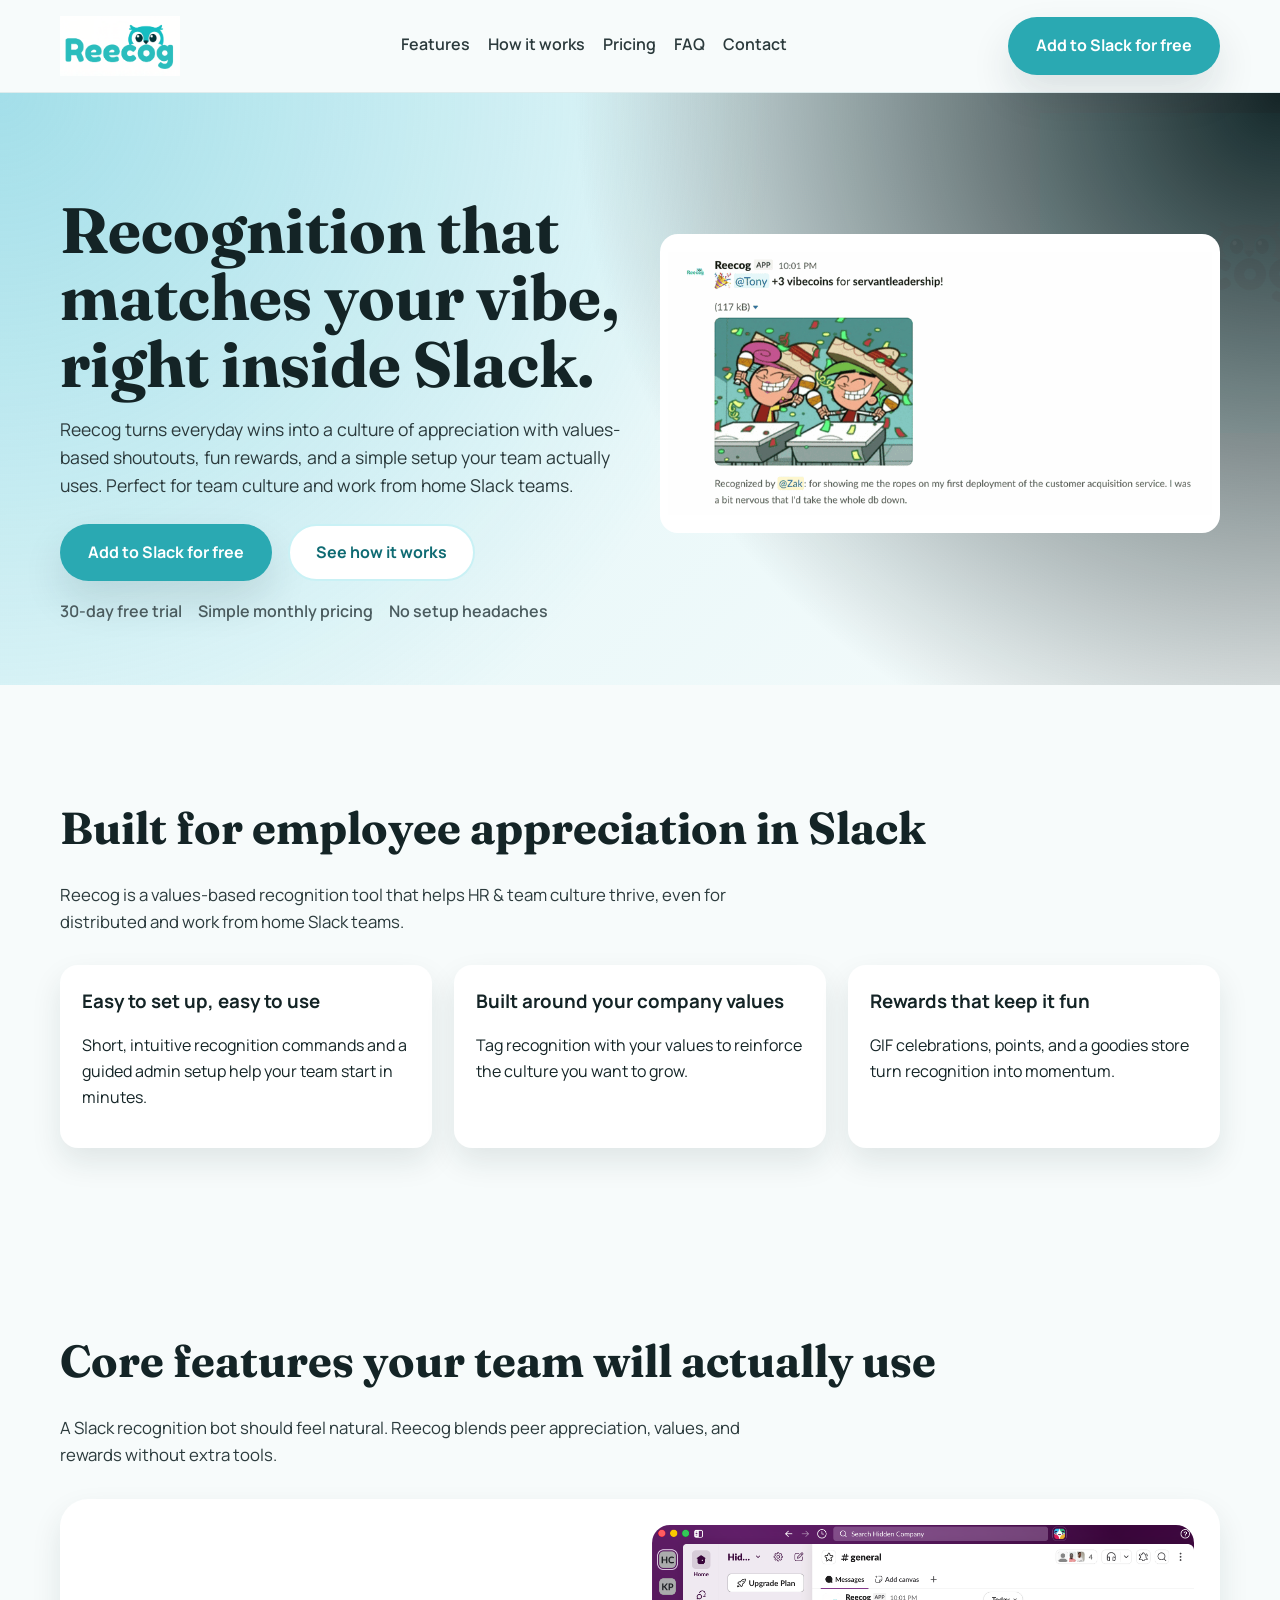
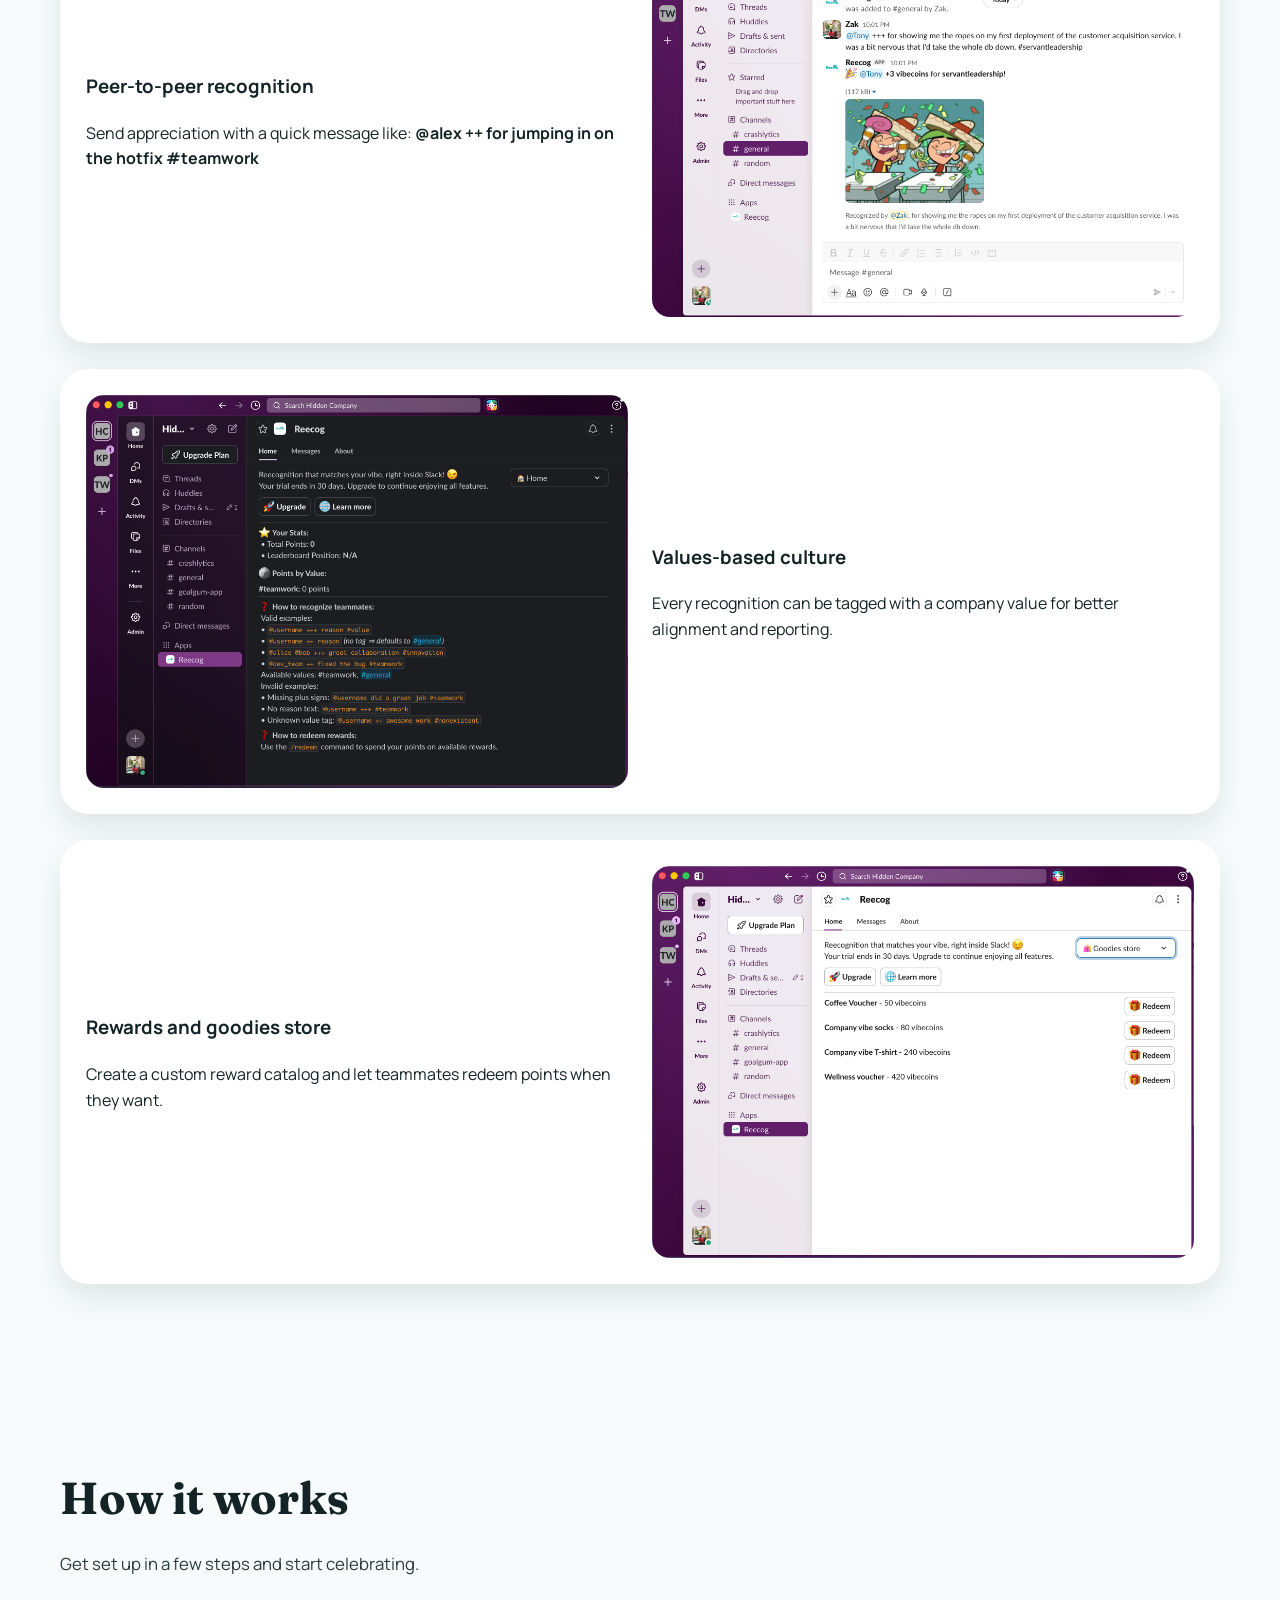
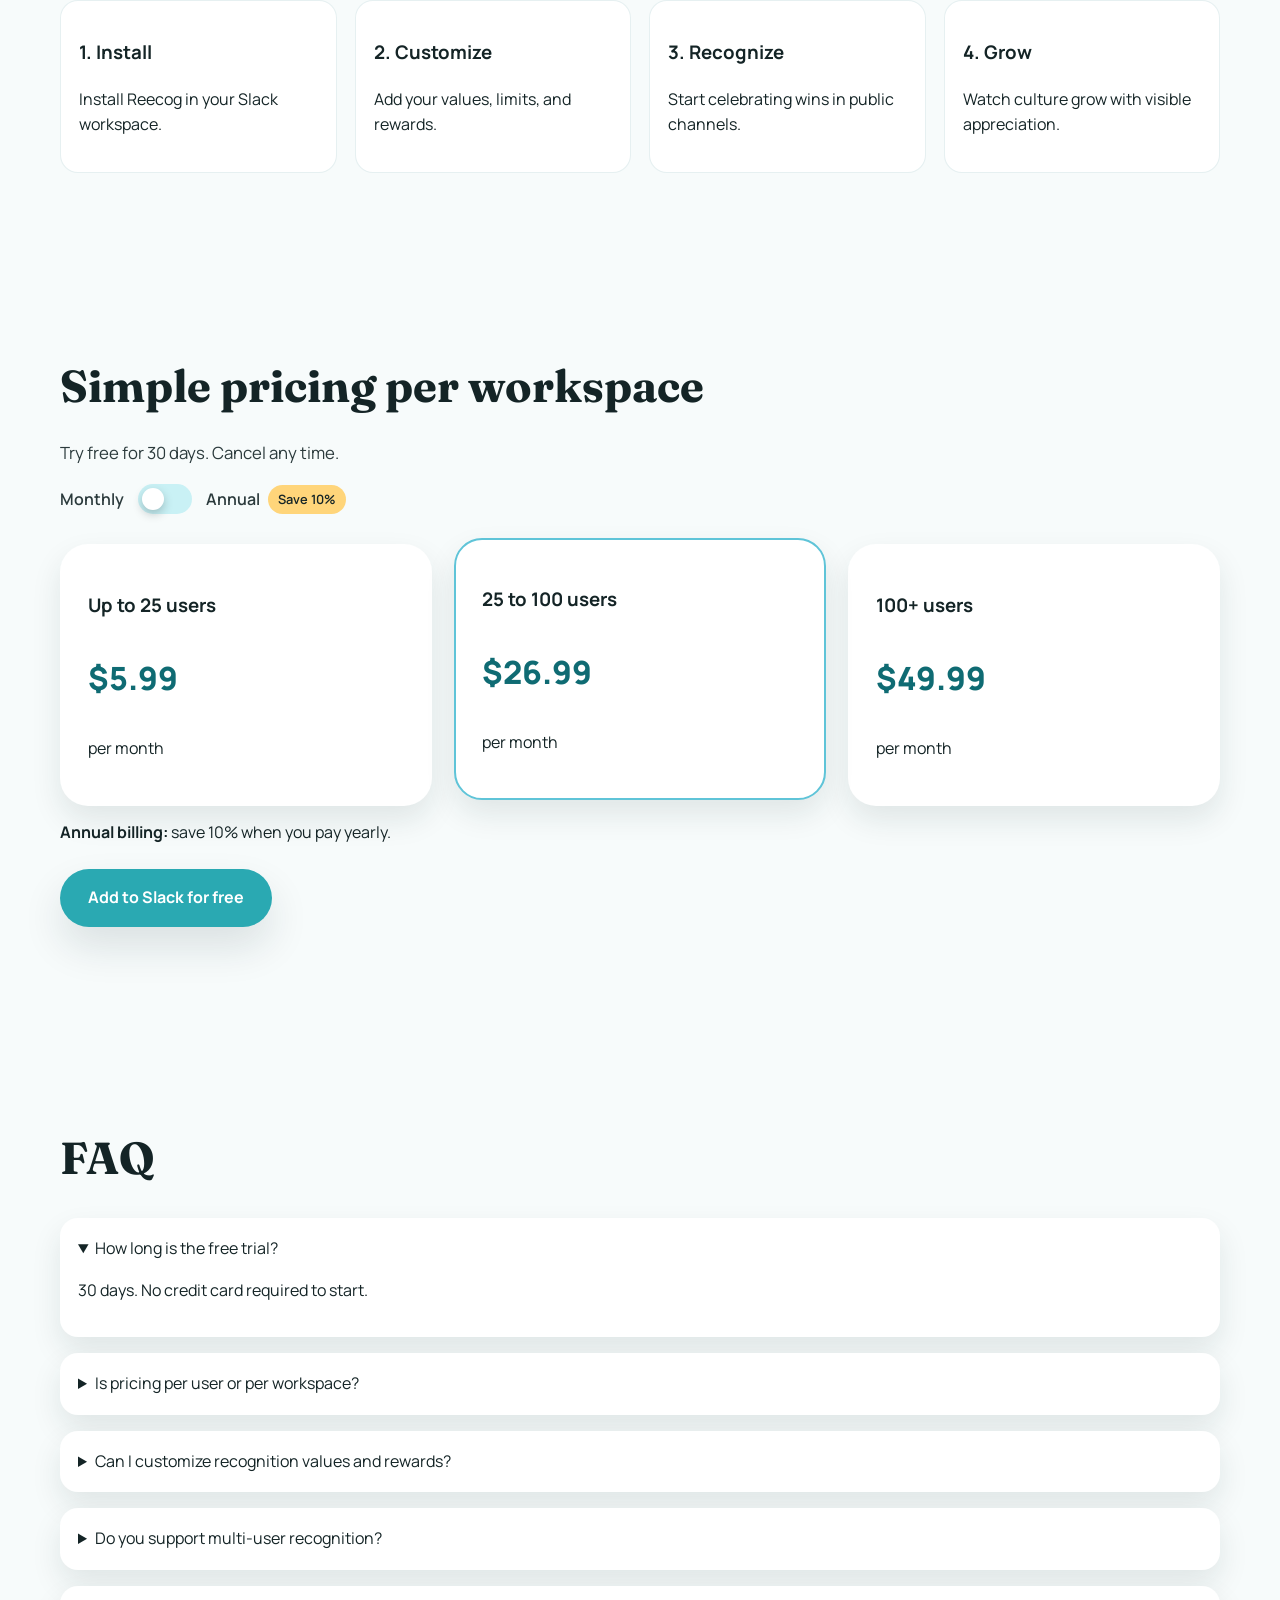
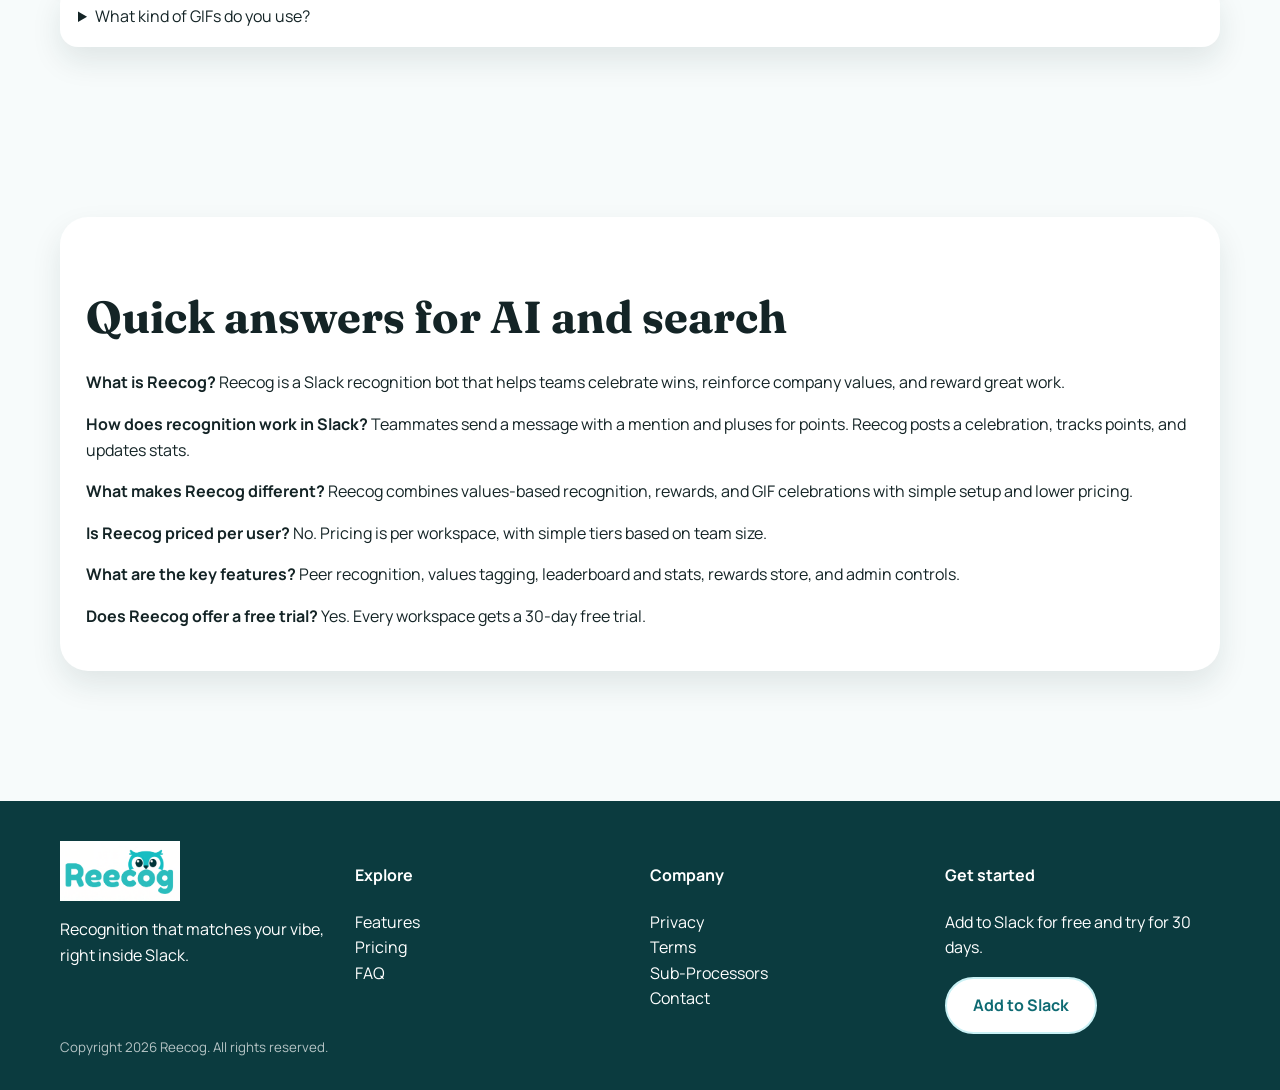
<file: index.html>
<!DOCTYPE html>
<html lang="en">
  <head>
    <meta charset="UTF-8" />
    <meta name="viewport" content="width=device-width, initial-scale=1" />
    <title>Reecog | Slack recognition bot for employee appreciation, values-based recognition, rewards, and HR & team culture.</title>
    <meta
      name="description"
      content="Reecog is a Slack recognition bot for employee appreciation, values-based recognition, and HR & team culture. Celebrate wins, reward teams, and keep Slack communication social and fun."
    />
    <meta
      name="keywords"
      content="Slack recognition bot, employee appreciation Slack, company value-based recognition, HR & team culture, work from home Slack, social and fun, Slack communication"
    />
    <meta property="og:title" content="Reecog | Slack Recognition Bot" />
    <meta
      property="og:description"
      content="Recognition that matches your vibe, right inside Slack. Values-based shoutouts, rewards, and simple setup."
    />
    <meta property="og:type" content="website" />
    <meta property="og:image" content="logo/reecog_plain_bg.png" />
    <meta property="og:url" content="https://reecog.com" />
    <meta name="twitter:card" content="summary_large_image" />
    <link rel="icon" href="logo/reecog_plain_bg.png" />
    <link rel="stylesheet" href="css/styles.css" />
    <link
      href="https://fonts.googleapis.com/css2?family=Fraunces:wght@600;700&family=Manrope:wght@400;600;700;800&display=swap"
      rel="stylesheet"
    />
    <script type="application/ld+json">
      {
        "@context": "https://schema.org",
        "@type": "Organization",
        "name": "Reecog",
        "url": "https://reecog.com",
        "logo": "https://reecog.com/logo/reecog_plain_bg.png",
        "sameAs": []
      }
    </script>
    <script type="application/ld+json">
      {
        "@context": "https://schema.org",
        "@type": "Product",
        "name": "Reecog",
        "description": "Slack recognition bot for employee appreciation, values-based recognition, rewards, and HR & team culture.",
        "brand": { "@type": "Brand", "name": "Reecog" },
        "offers": {
          "@type": "AggregateOffer",
          "priceCurrency": "USD",
          "lowPrice": "5.99",
          "highPrice": "49.99"
        }
      }
    </script>
    <script type="application/ld+json">
      {
        "@context": "https://schema.org",
        "@type": "FAQPage",
        "mainEntity": [
          {
            "@type": "Question",
            "name": "How long is the free trial?",
            "acceptedAnswer": { "@type": "Answer", "text": "30 days. No credit card required to start." }
          },
          {
            "@type": "Question",
            "name": "Is pricing per user or per workspace?",
            "acceptedAnswer": { "@type": "Answer", "text": "Per workspace. Pick the tier that matches your team size." }
          },
          {
            "@type": "Question",
            "name": "Can I customize recognition values and rewards?",
            "acceptedAnswer": { "@type": "Answer", "text": "Yes. Admins can manage values, daily limits, rewards, and GIF settings from the app home." }
          }
        ]
      }
    </script>
  </head>
  <body>
    <a class="skip-link" href="#main">Skip to content</a>
    <header class="site-header">
      <div class="container header-inner">
        <a class="logo" href="index.html">
          <img src="logo/reecog_plain_bg.png" alt="Reecog" />
        </a>
        <nav class="nav" aria-label="Primary">
          <a href="#features">Features</a>
          <a href="#how">How it works</a>
          <a href="#pricing">Pricing</a>
          <a href="#faq">FAQ</a>
          <a href="contact.html">Contact</a>
        </nav>
        <a class="btn btn-primary" href="https://app.reecog.com/slack/install">Add to Slack for free</a>
      </div>
    </header>

    <main id="main">
      <section class="hero">
        <div class="container hero-grid">
          <div class="fade-in">
            <h1>Recognition that matches your vibe, right inside Slack.</h1>
            <p>
              Reecog turns everyday wins into a culture of appreciation with
              values-based shoutouts, fun rewards, and a simple setup your team
              actually uses. Perfect for team culture and work from home
              Slack teams.
            </p>
            <div class="hero-actions">
              <a class="btn btn-primary" href="https://app.reecog.com/slack/install">Add to Slack for free</a>
              <a class="btn btn-secondary" href="#features">See how it works</a>
            </div>
            <div class="hero-meta">
              <span>30-day free trial</span>
              <span>Simple monthly pricing</span>
              <span>No setup headaches</span>
            </div>
          </div>
          <div class="hero-card fade-in">
            <img
              src="assets/images/appreciation.gif"
              alt="Reecog appreciation flow in Slack"
            />
          </div>
        </div>
      </section>

      <section class="section">
        <div class="container">
          <h2>Built for employee appreciation in Slack</h2>
          <p class="lead">
            Reecog is a values-based recognition tool that helps HR &amp; team
            culture thrive, even for distributed and work from home Slack teams.
          </p>
          <div class="card-grid">
            <div class="card">
              <h3>Easy to set up, easy to use</h3>
              <p>
                Short, intuitive recognition commands and a guided admin setup
                help your team start in minutes.
              </p>
            </div>
            <div class="card">
              <h3>Built around your company values</h3>
              <p>
                Tag recognition with your values to reinforce the culture you
                want to grow.
              </p>
            </div>
            <div class="card">
              <h3>Rewards that keep it fun</h3>
              <p>
                GIF celebrations, points, and a goodies store turn recognition
                into momentum.
              </p>
            </div>
          </div>
        </div>
      </section>

      <section class="section" id="features">
        <div class="container">
          <h2>Core features your team will actually use</h2>
          <p class="lead">
            A Slack recognition bot should feel natural. Reecog blends peer
            appreciation, values, and rewards without extra tools.
          </p>
          <div class="features">
            <div class="feature">
              <div>
                <h3>Peer-to-peer recognition</h3>
                <p>
                  Send appreciation with a quick message like:
                  <strong>@alex ++ for jumping in on the hotfix #teamwork</strong>
                </p>
              </div>
              <div class="feature-media" tabindex="0">
                <img
                  class="feature-zoom"
                  src="assets/images/appreciation-full.png"
                  alt="Recognition message in Slack"
                />
                <span class="lens" aria-hidden="true"></span>
                <span class="sr-only">Hover to magnify this image.</span>
              </div>
            </div>
            <div class="feature">
              <div class="feature-media" tabindex="0">
                <img
                  class="feature-zoom"
                  src="assets/images/home-full.png"
                  alt="Values tagging in Slack"
                />
                <span class="lens" aria-hidden="true"></span>
                <span class="sr-only">Hover to magnify this image.</span>
              </div>
              <div>
                <h3>Values-based culture</h3>
                <p>
                  Every recognition can be tagged with a company value for
                  better alignment and reporting.
                </p>
              </div>
            </div>
            <div class="feature">
              <div>
                <h3>Rewards and goodies store</h3>
                <p>
                  Create a custom reward catalog and let teammates redeem points
                  when they want.
                </p>
              </div>
              <div class="feature-media" tabindex="0">
                <img
                  class="feature-zoom"
                  src="assets/images/store-full.png"
                  alt="Goodies store in Slack"
                />
                <span class="lens" aria-hidden="true"></span>
                <span class="sr-only">Hover to magnify this image.</span>
              </div>
            </div>
          </div>
        </div>
      </section>

      <section class="section" id="how">
        <div class="container">
          <h2>How it works</h2>
          <p class="lead">Get set up in a few steps and start celebrating.</p>
          <div class="steps">
            <div class="step">
              <h3>1. Install</h3>
              <p>Install Reecog in your Slack workspace.</p>
            </div>
            <div class="step">
              <h3>2. Customize</h3>
              <p>Add your values, limits, and rewards.</p>
            </div>
            <div class="step">
              <h3>3. Recognize</h3>
              <p>Start celebrating wins in public channels.</p>
            </div>
            <div class="step">
              <h3>4. Grow</h3>
              <p>Watch culture grow with visible appreciation.</p>
            </div>
          </div>
        </div>
      </section>

      <section class="section" id="pricing">
        <div class="container">
          <h2>Simple pricing per workspace</h2>
          <p class="lead">Try free for 30 days. Cancel any time.</p>
          <div class="billing-toggle" role="group" aria-label="Billing period">
            <span class="billing-label">Monthly</span>
            <label class="switch">
              <input id="billingToggle" type="checkbox" aria-label="Toggle annual pricing" />
              <span class="slider"></span>
            </label>
            <span class="billing-label">Annual <span class="pill">Save 10%</span></span>
          </div>
          <div class="pricing">
            <div class="price-card" data-monthly="5.99" data-yearly="64.69">
              <h3>Up to 25 users</h3>
              <p class="price"><span class="price-value">$5.99</span></p>
              <p class="price-period">per month</p>
            </div>
            <div class="price-card highlight" data-monthly="26.99" data-yearly="291.49">
              <h3>25 to 100 users</h3>
              <p class="price"><span class="price-value">$26.99</span></p>
              <p class="price-period">per month</p>
            </div>
            <div class="price-card" data-monthly="49.99" data-yearly="539.89">
              <h3>100+ users</h3>
              <p class="price"><span class="price-value">$49.99</span></p>
              <p class="price-period">per month</p>
            </div>
          </div>
          <p class="billing-note"><strong>Annual billing:</strong> save 10% when you pay yearly.</p>
          <div class="hero-actions">
            <a class="btn btn-primary" href="https://app.reecog.com/slack/install">Add to Slack for free</a>
          </div>
        </div>
      </section>

      <section class="section" id="faq">
        <div class="container">
          <h2>FAQ</h2>
          <div class="faq">
            <details open>
              <summary>How long is the free trial?</summary>
              <p>30 days. No credit card required to start.</p>
            </details>
            <details>
              <summary>Is pricing per user or per workspace?</summary>
              <p>Per workspace. Pick the tier that matches your team size.</p>
            </details>
            <details>
              <summary>Can I customize recognition values and rewards?</summary>
              <p>
                Yes. Admins can manage values, daily limits, rewards, and GIF
                settings from the app home.
              </p>
            </details>
            <details>
              <summary>Do you support multi-user recognition?</summary>
              <p>Yes. Recognize multiple teammates or user groups in one message.</p>
            </details>
            <details>
              <summary>What kind of GIFs do you use?</summary>
              <p>Only PG-rated GIFs. You can also disable GIFs if you want.</p>
            </details>
          </div>
        </div>
      </section>

      <section class="section">
        <div class="container quick-answers">
          <h2>Quick answers for AI and search</h2>
          <p><strong>What is Reecog?</strong> Reecog is a Slack recognition bot that helps teams celebrate wins, reinforce company values, and reward great work.</p>
          <p><strong>How does recognition work in Slack?</strong> Teammates send a message with a mention and pluses for points. Reecog posts a celebration, tracks points, and updates stats.</p>
          <p><strong>What makes Reecog different?</strong> Reecog combines values-based recognition, rewards, and GIF celebrations with simple setup and lower pricing.</p>
          <p><strong>Is Reecog priced per user?</strong> No. Pricing is per workspace, with simple tiers based on team size.</p>
          <p><strong>What are the key features?</strong> Peer recognition, values tagging, leaderboard and stats, rewards store, and admin controls.</p>
          <p><strong>Does Reecog offer a free trial?</strong> Yes. Every workspace gets a 30-day free trial.</p>
        </div>
      </section>
    </main>

    <footer class="footer" id="contact">
      <div class="container footer-grid">
        <div>
          <img src="logo/reecog_plain_bg.png" alt="Reecog" width="120" />
          <p>Recognition that matches your vibe, right inside Slack.</p>
        </div>
        <div>
          <h4>Explore</h4>
          <a href="#features">Features</a><br />
          <a href="#pricing">Pricing</a><br />
          <a href="faq.html">FAQ</a>
        </div>
        <div>
          <h4>Company</h4>
          <a href="privacy.html">Privacy</a><br />
          <a href="terms.html">Terms</a><br />
          <a href="sub-processors.html">Sub-Processors</a><br />
          <a href="contact.html">Contact</a>
        </div>
        <div>
          <h4>Get started</h4>
          <p>Add to Slack for free and try for 30 days.</p>
          <a class="btn btn-secondary" href="https://app.reecog.com/slack/install">Add to Slack</a>
        </div>
      </div>
      <div class="container">
        <small>Copyright 2026 Reecog. All rights reserved.</small>
      </div>
    </footer>
    <script src="js/main.js"></script>
  </body>
</html>
</file>
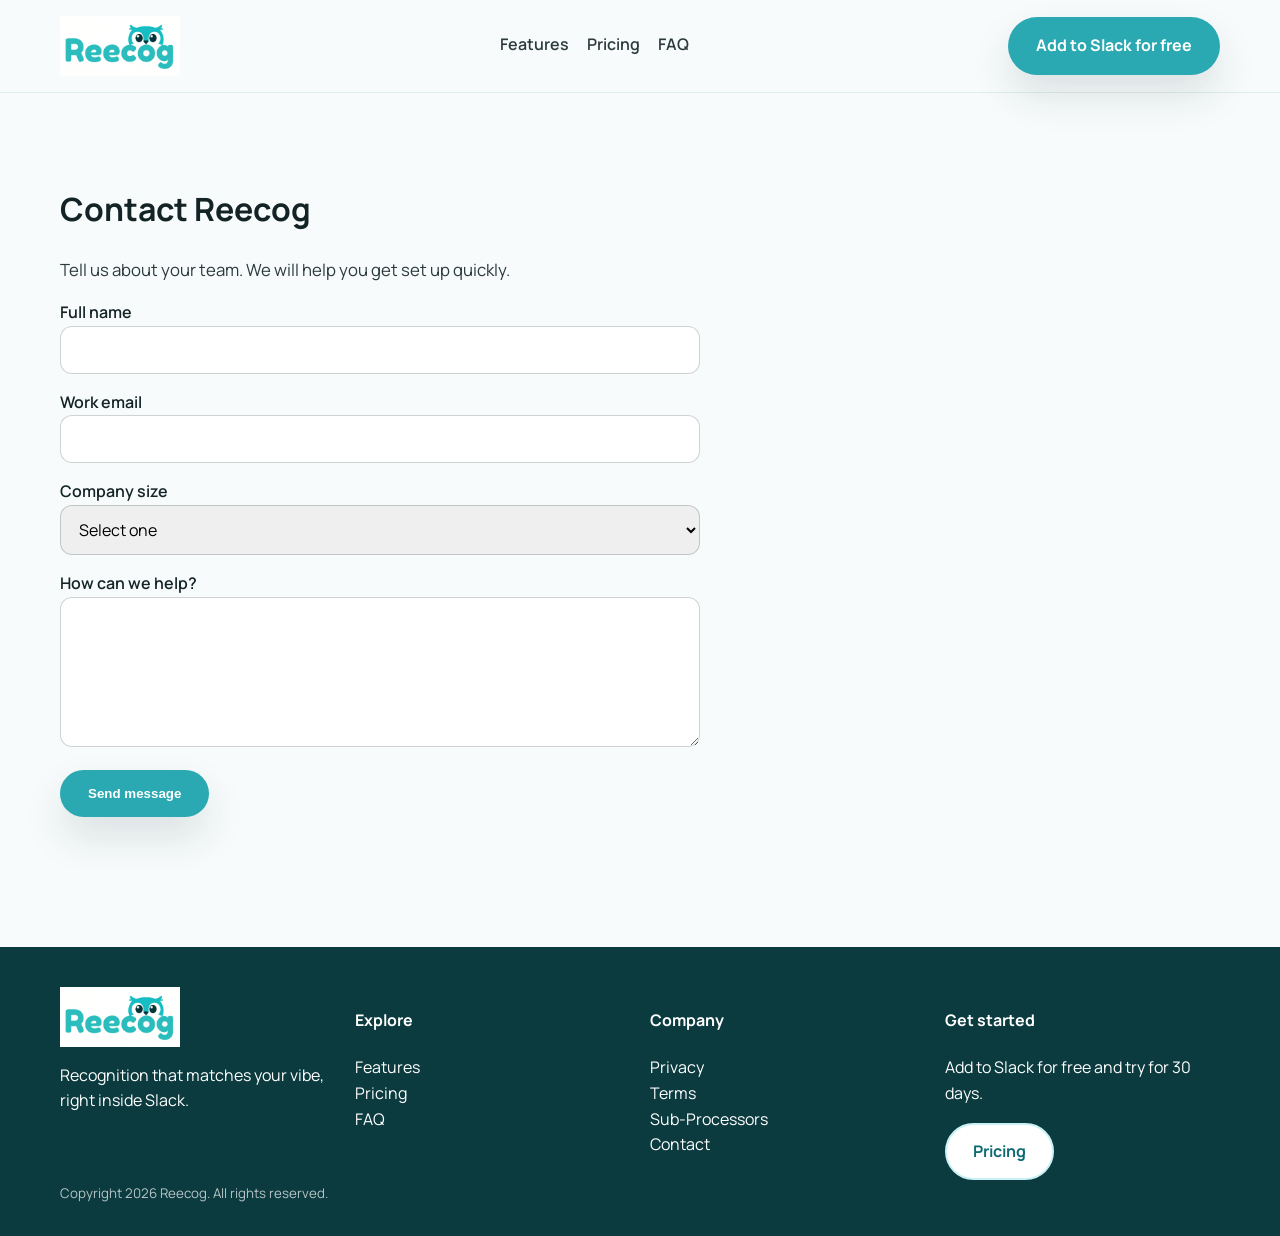
<file: contact.html>
<!DOCTYPE html>
<html lang="en">
  <head>
    <meta charset="UTF-8" />
    <meta name="viewport" content="width=device-width, initial-scale=1" />
    <title>Contact Reecog | Slack Recognition Bot</title>
    <meta
      name="description"
      content="Contact Reecog about the Slack recognition bot for employee appreciation, values-based recognition, and HR & team culture."
    />
    <link rel="icon" href="logo/reecog_plain_bg.png" />
    <link rel="stylesheet" href="css/styles.css" />
    <link
      href="https://fonts.googleapis.com/css2?family=Fraunces:wght@600;700&family=Manrope:wght@400;600;700;800&display=swap"
      rel="stylesheet"
    />
  </head>
  <body>
    <a class="skip-link" href="#main">Skip to content</a>
    <header class="site-header">
      <div class="container header-inner">
        <a class="logo" href="index.html">
          <img src="logo/reecog_plain_bg.png" alt="Reecog" />
        </a>
        <nav class="nav" aria-label="Primary">
          <a href="index.html#features">Features</a>
          <a href="index.html#pricing">Pricing</a>
          <a href="faq.html">FAQ</a>
        </nav>
        <a class="btn btn-primary" href="https://app.reecog.com/slack/install">Add to Slack for free</a>
      </div>
    </header>

    <main id="main" class="section">
      <div class="container">
        <h1>Contact Reecog</h1>
        <p class="lead">
          Tell us about your team. We will help you get set up quickly.
        </p>

        <form class="form" action="/api/contact" method="post">
          <div class="form-message" role="status" aria-live="polite"></div>
          <div>
            <label for="name">Full name</label>
            <input id="name" name="name" type="text" required />
          </div>
          <div>
            <label for="email">Work email</label>
            <input id="email" name="email" type="email" required />
          </div>
          <div>
            <label for="companySize">Company size</label>
            <select id="companySize" name="companySize" required>
              <option value="">Select one</option>
              <option value="1-25">1-25</option>
              <option value="26-100">26-100</option>
              <option value="101-250">101-250</option>
              <option value="250+">250+</option>
            </select>
          </div>
          <div>
            <label for="message">How can we help?</label>
            <textarea id="message" name="message" required></textarea>
          </div>
          <div>
            <button class="btn btn-primary" type="submit">Send message</button>
          </div>
        </form>
      </div>
    </main>

    <footer class="footer">
      <div class="container footer-grid">
        <div>
          <img src="logo/reecog_plain_bg.png" alt="Reecog" width="120" />
          <p>Recognition that matches your vibe, right inside Slack.</p>
        </div>
        <div>
          <h4>Explore</h4>
          <a href="index.html#features">Features</a><br />
          <a href="index.html#pricing">Pricing</a><br />
          <a href="faq.html">FAQ</a>
        </div>
        <div>
          <h4>Company</h4>
          <a href="privacy.html">Privacy</a><br />
          <a href="terms.html">Terms</a><br />
          <a href="sub-processors.html">Sub-Processors</a><br />
          <a href="contact.html">Contact</a>
        </div>
        <div>
          <h4>Get started</h4>
          <p>Add to Slack for free and try for 30 days.</p>
          <a class="btn btn-secondary" href="index.html#pricing">Pricing</a>
        </div>
      </div>
      <div class="container">
        <small>Copyright 2026 Reecog. All rights reserved.</small>
      </div>
    </footer>

    <script src="js/main.js"></script>
  </body>
</html>
</file>
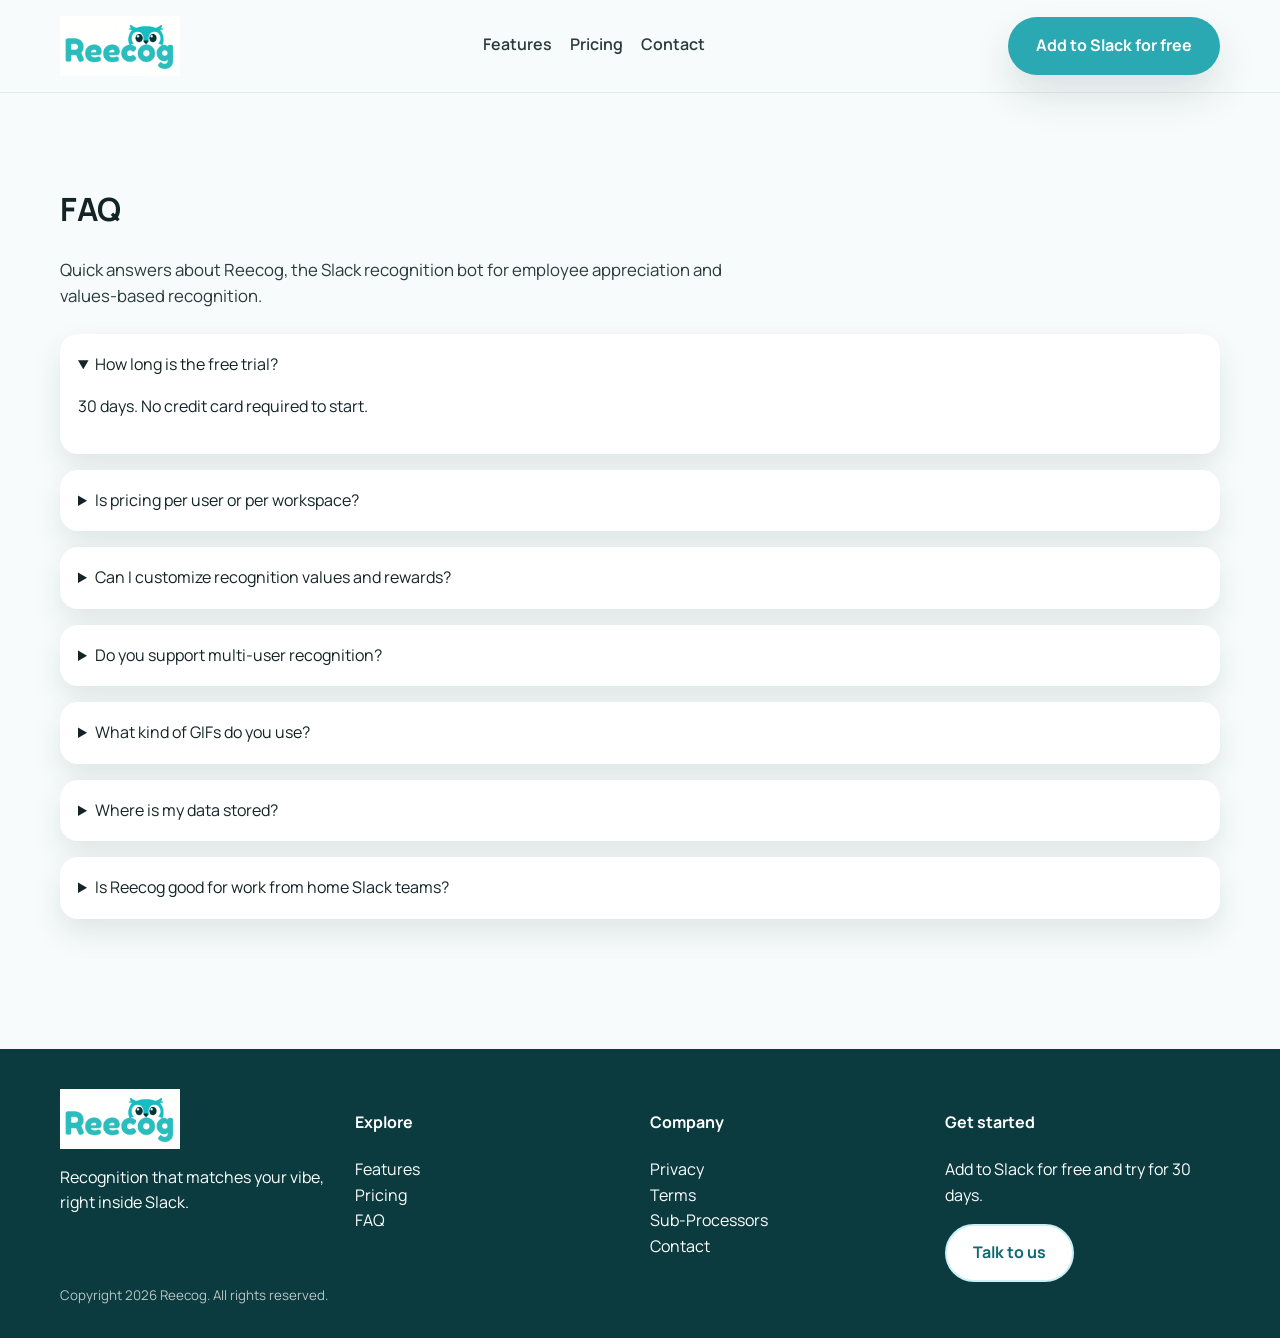
<file: faq.html>
<!DOCTYPE html>
<html lang="en">
  <head>
    <meta charset="UTF-8" />
    <meta name="viewport" content="width=device-width, initial-scale=1" />
    <title>Reecog FAQ | Slack Recognition Bot</title>
    <meta
      name="description"
      content="Answers about Reecog, the Slack recognition bot for employee appreciation, values-based recognition, and HR & team culture."
    />
    <link rel="icon" href="logo/reecog_plain_bg.png" />
    <link rel="stylesheet" href="css/styles.css" />
    <link
      href="https://fonts.googleapis.com/css2?family=Fraunces:wght@600;700&family=Manrope:wght@400;600;700;800&display=swap"
      rel="stylesheet"
    />
  </head>
  <body>
    <a class="skip-link" href="#main">Skip to content</a>
    <header class="site-header">
      <div class="container header-inner">
        <a class="logo" href="index.html">
          <img src="logo/reecog_plain_bg.png" alt="Reecog" />
        </a>
        <nav class="nav" aria-label="Primary">
          <a href="index.html#features">Features</a>
          <a href="index.html#pricing">Pricing</a>
          <a href="contact.html">Contact</a>
        </nav>
        <a class="btn btn-primary" href="https://app.reecog.com/slack/install">Add to Slack for free</a>
      </div>
    </header>

    <main id="main" class="section">
      <div class="container">
        <h1>FAQ</h1>
        <p class="lead">
          Quick answers about Reecog, the Slack recognition bot for employee
          appreciation and values-based recognition.
        </p>
        <div class="faq">
          <details open>
            <summary>How long is the free trial?</summary>
            <p>30 days. No credit card required to start.</p>
          </details>
          <details>
            <summary>Is pricing per user or per workspace?</summary>
            <p>Per workspace. Pick the tier that matches your team size.</p>
          </details>
          <details>
            <summary>Can I customize recognition values and rewards?</summary>
            <p>
              Yes. Admins can manage values, daily limits, rewards, and GIF
              settings from the app home.
            </p>
          </details>
          <details>
            <summary>Do you support multi-user recognition?</summary>
            <p>Yes. Recognize multiple teammates or user groups in one message.</p>
          </details>
          <details>
            <summary>What kind of GIFs do you use?</summary>
            <p>Only PG-rated GIFs. You can also disable GIFs if you want.</p>
          </details>
          <details>
            <summary>Where is my data stored?</summary>
            <p>
              We use secure storage and only keep what is needed for recognition
              and rewards. More details are in the Privacy page.
            </p>
          </details>
          <details>
            <summary>Is Reecog good for work from home Slack teams?</summary>
            <p>
              Yes. Reecog helps distributed teams keep Slack communication social
              and fun, while reinforcing company values.
            </p>
          </details>
        </div>
      </div>
    </main>

    <footer class="footer">
      <div class="container footer-grid">
        <div>
          <img src="logo/reecog_plain_bg.png" alt="Reecog" width="120" />
          <p>Recognition that matches your vibe, right inside Slack.</p>
        </div>
        <div>
          <h4>Explore</h4>
          <a href="index.html#features">Features</a><br />
          <a href="index.html#pricing">Pricing</a><br />
          <a href="faq.html">FAQ</a>
        </div>
        <div>
          <h4>Company</h4>
          <a href="privacy.html">Privacy</a><br />
          <a href="terms.html">Terms</a><br />
          <a href="sub-processors.html">Sub-Processors</a><br />
          <a href="contact.html">Contact</a>
        </div>
        <div>
          <h4>Get started</h4>
          <p>Add to Slack for free and try for 30 days.</p>
          <a class="btn btn-secondary" href="contact.html">Talk to us</a>
        </div>
      </div>
      <div class="container">
        <small>Copyright 2026 Reecog. All rights reserved.</small>
      </div>
    </footer>
  </body>
</html>
</file>
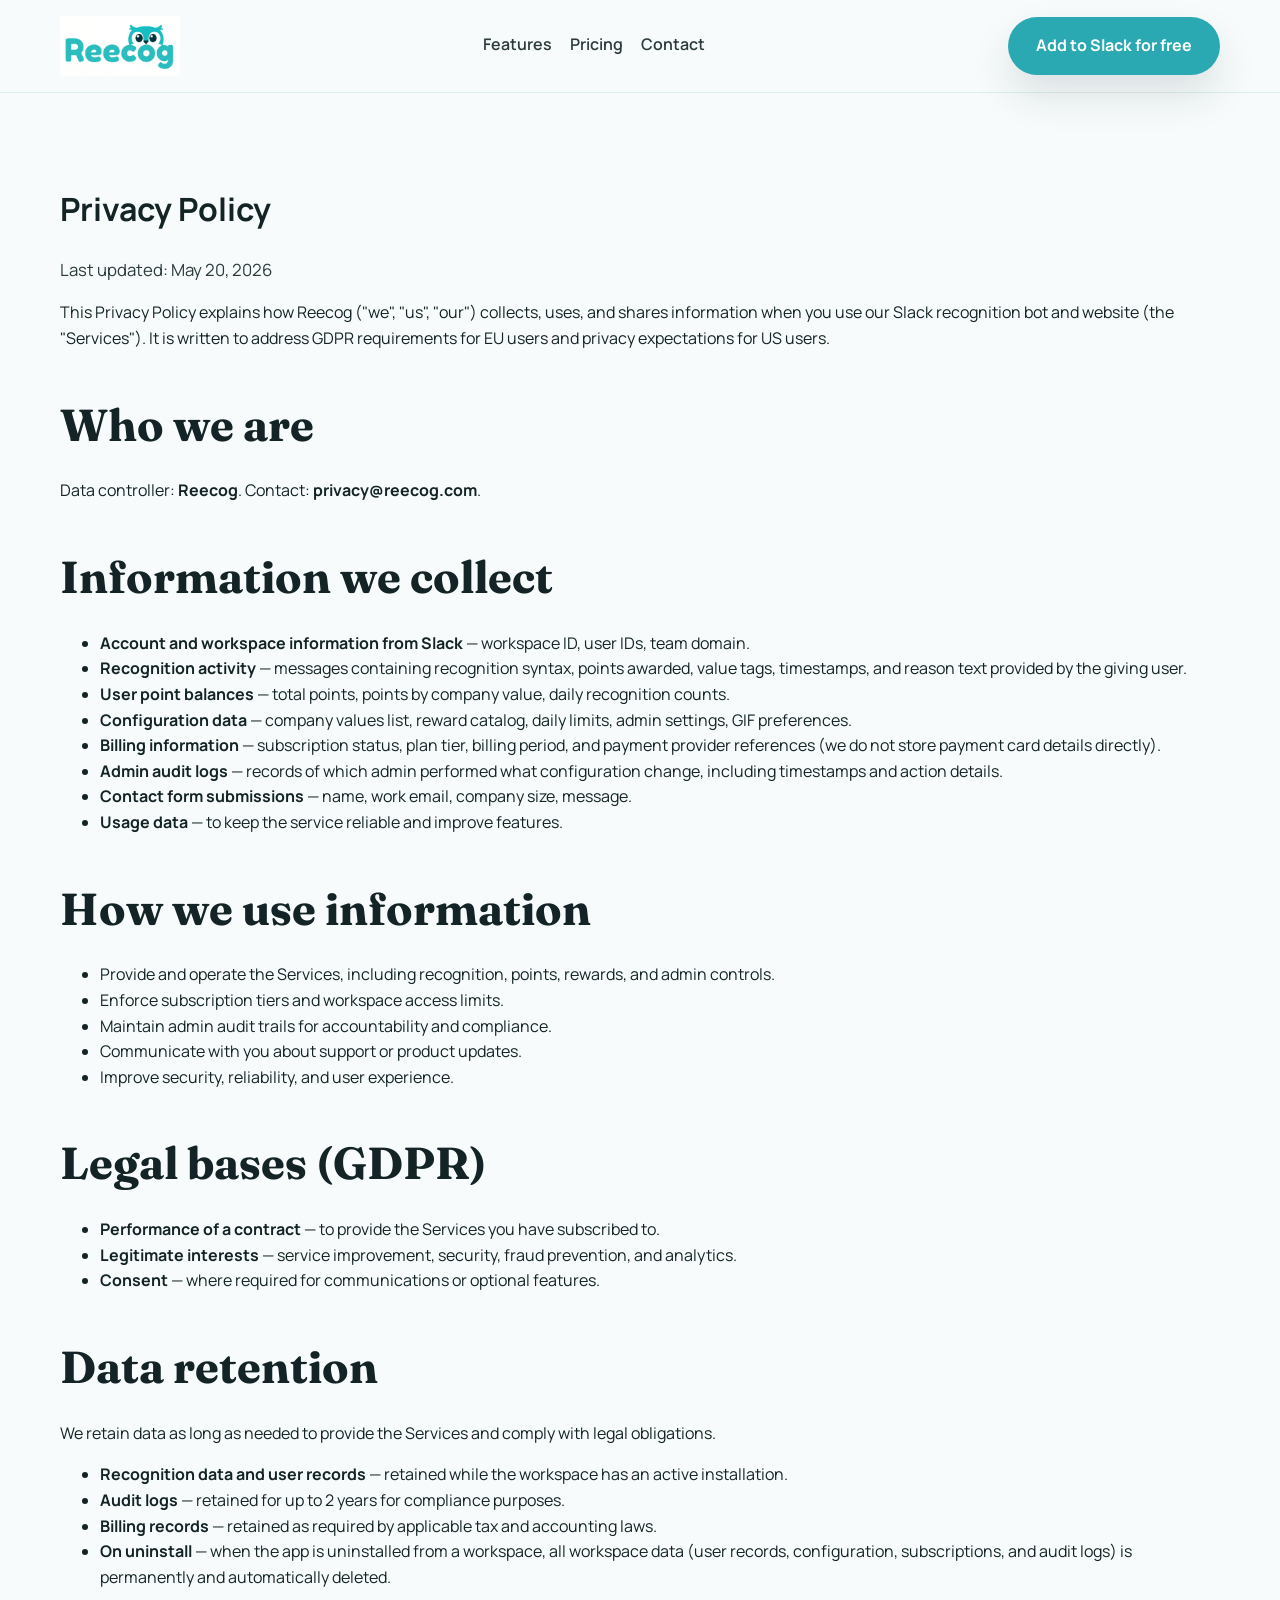
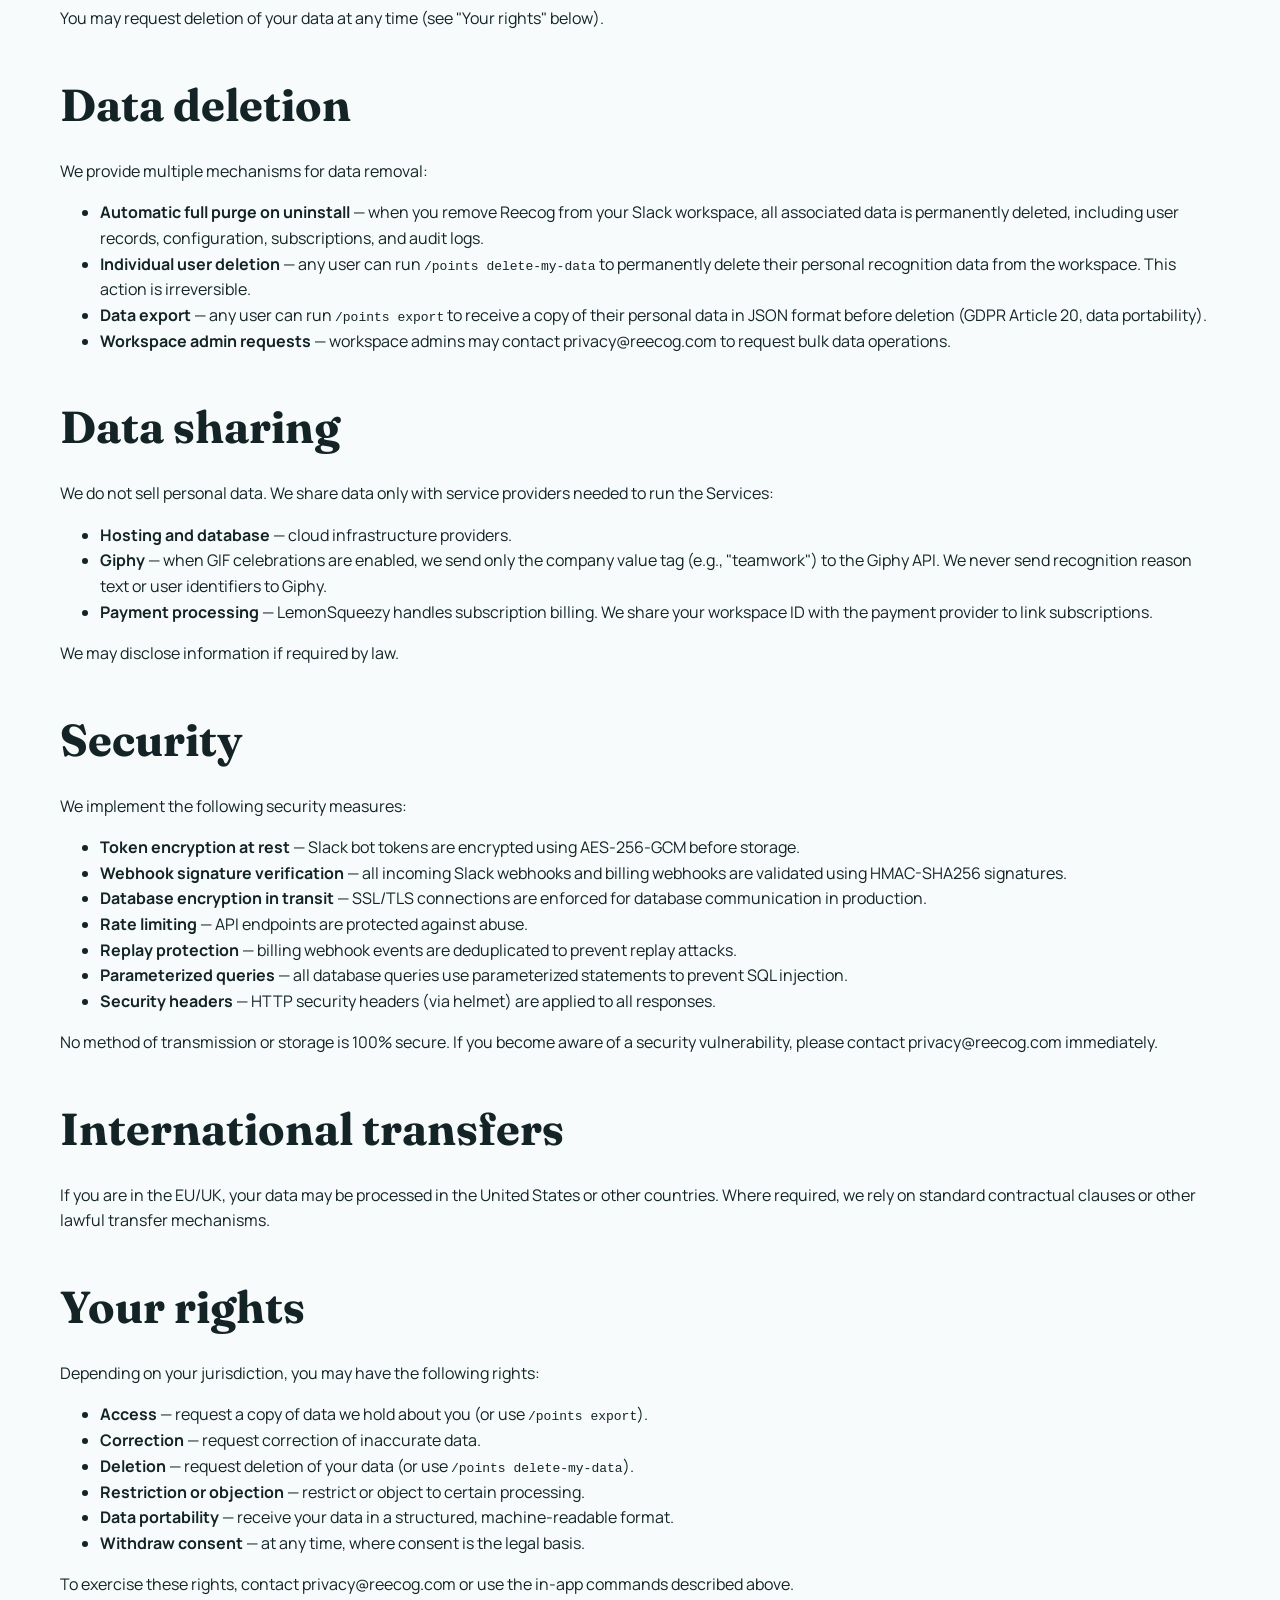
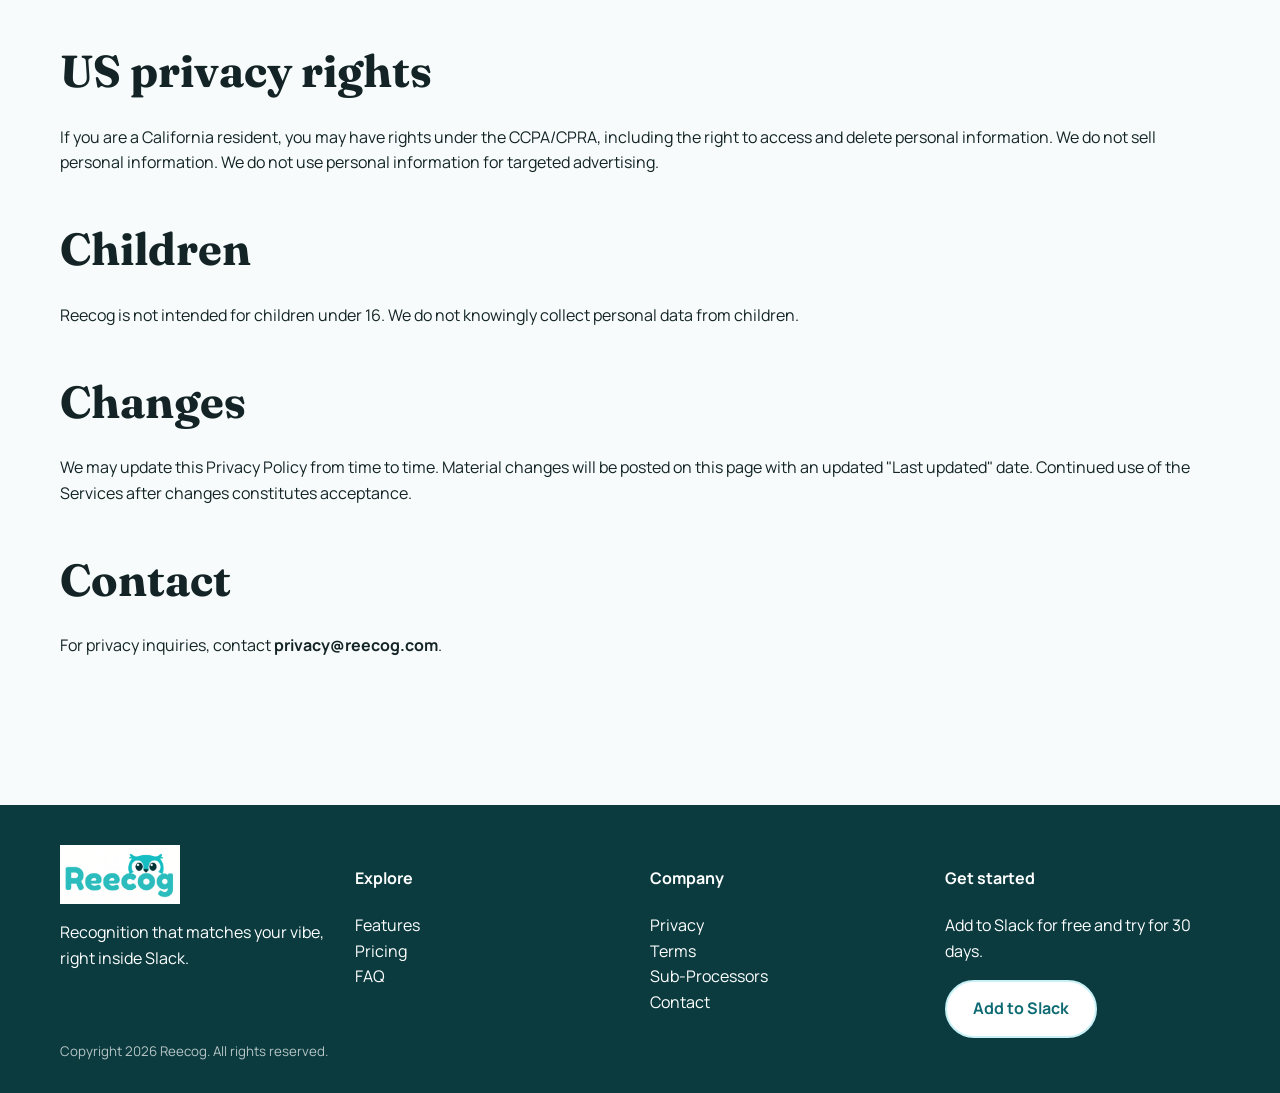
<file: privacy.html>
<!DOCTYPE html>
<html lang="en">
  <head>
    <meta charset="UTF-8" />
    <meta name="viewport" content="width=device-width, initial-scale=1" />
    <title>Privacy Policy | Reecog</title>
    <meta
      name="description"
      content="Reecog privacy policy for EU and US users, including GDPR rights and data handling for the Slack recognition bot."
    />
    <link rel="icon" href="logo/reecog_plain_bg.png" />
    <link rel="stylesheet" href="css/styles.css" />
    <link
      href="https://fonts.googleapis.com/css2?family=Fraunces:wght@600;700&family=Manrope:wght@400;600;700;800&display=swap"
      rel="stylesheet"
    />
  </head>
  <body>
    <a class="skip-link" href="#main">Skip to content</a>
    <header class="site-header">
      <div class="container header-inner">
        <a class="logo" href="index.html">
          <img src="logo/reecog_plain_bg.png" alt="Reecog" />
        </a>
        <nav class="nav" aria-label="Primary">
          <a href="index.html#features">Features</a>
          <a href="index.html#pricing">Pricing</a>
          <a href="contact.html">Contact</a>
        </nav>
        <a class="btn btn-primary" href="https://app.reecog.com/slack/install">Add to Slack for free</a>
      </div>
    </header>

    <main id="main" class="section">
      <div class="container">
        <h1>Privacy Policy</h1>
        <p class="lead">Last updated: May 20, 2026</p>

        <p>
          This Privacy Policy explains how Reecog ("we", "us", "our") collects,
          uses, and shares information when you use our Slack recognition bot and
          website (the "Services"). It is written to address GDPR requirements
          for EU users and privacy expectations for US users.
        </p>

        <h2>Who we are</h2>
        <p>
          Data controller: <strong>Reecog</strong>. Contact:
          <strong>privacy@reecog.com</strong>.
        </p>

        <h2>Information we collect</h2>
        <ul>
          <li><strong>Account and workspace information from Slack</strong> — workspace ID, user IDs, team domain.</li>
          <li><strong>Recognition activity</strong> — messages containing recognition syntax, points awarded, value tags, timestamps, and reason text provided by the giving user.</li>
          <li><strong>User point balances</strong> — total points, points by company value, daily recognition counts.</li>
          <li><strong>Configuration data</strong> — company values list, reward catalog, daily limits, admin settings, GIF preferences.</li>
          <li><strong>Billing information</strong> — subscription status, plan tier, billing period, and payment provider references (we do not store payment card details directly).</li>
          <li><strong>Admin audit logs</strong> — records of which admin performed what configuration change, including timestamps and action details.</li>
          <li><strong>Contact form submissions</strong> — name, work email, company size, message.</li>
          <li><strong>Usage data</strong> — to keep the service reliable and improve features.</li>
        </ul>

        <h2>How we use information</h2>
        <ul>
          <li>Provide and operate the Services, including recognition, points, rewards, and admin controls.</li>
          <li>Enforce subscription tiers and workspace access limits.</li>
          <li>Maintain admin audit trails for accountability and compliance.</li>
          <li>Communicate with you about support or product updates.</li>
          <li>Improve security, reliability, and user experience.</li>
        </ul>

        <h2>Legal bases (GDPR)</h2>
        <ul>
          <li><strong>Performance of a contract</strong> — to provide the Services you have subscribed to.</li>
          <li><strong>Legitimate interests</strong> — service improvement, security, fraud prevention, and analytics.</li>
          <li><strong>Consent</strong> — where required for communications or optional features.</li>
        </ul>

        <h2>Data retention</h2>
        <p>
          We retain data as long as needed to provide the Services and comply with
          legal obligations.
        </p>
        <ul>
          <li><strong>Recognition data and user records</strong> — retained while the workspace has an active installation.</li>
          <li><strong>Audit logs</strong> — retained for up to 2 years for compliance purposes.</li>
          <li><strong>Billing records</strong> — retained as required by applicable tax and accounting laws.</li>
          <li><strong>On uninstall</strong> — when the app is uninstalled from a workspace, all workspace data (user records, configuration, subscriptions, and audit logs) is permanently and automatically deleted.</li>
        </ul>
        <p>
          You may request deletion of your data at any time (see "Your rights" below).
        </p>

        <h2>Data deletion</h2>
        <p>We provide multiple mechanisms for data removal:</p>
        <ul>
          <li><strong>Automatic full purge on uninstall</strong> — when you remove Reecog from your Slack workspace, all associated data is permanently deleted, including user records, configuration, subscriptions, and audit logs.</li>
          <li><strong>Individual user deletion</strong> — any user can run <code>/points delete-my-data</code> to permanently delete their personal recognition data from the workspace. This action is irreversible.</li>
          <li><strong>Data export</strong> — any user can run <code>/points export</code> to receive a copy of their personal data in JSON format before deletion (GDPR Article 20, data portability).</li>
          <li><strong>Workspace admin requests</strong> — workspace admins may contact privacy@reecog.com to request bulk data operations.</li>
        </ul>

        <h2>Data sharing</h2>
        <p>
          We do not sell personal data. We share data only with service providers
          needed to run the Services:
        </p>
        <ul>
          <li><strong>Hosting and database</strong> — cloud infrastructure providers.</li>
          <li><strong>Giphy</strong> — when GIF celebrations are enabled, we send only the company value tag (e.g., "teamwork") to the Giphy API. We never send recognition reason text or user identifiers to Giphy.</li>
          <li><strong>Payment processing</strong> — LemonSqueezy handles subscription billing. We share your workspace ID with the payment provider to link subscriptions.</li>
        </ul>
        <p>We may disclose information if required by law.</p>

        <h2>Security</h2>
        <p>We implement the following security measures:</p>
        <ul>
          <li><strong>Token encryption at rest</strong> — Slack bot tokens are encrypted using AES-256-GCM before storage.</li>
          <li><strong>Webhook signature verification</strong> — all incoming Slack webhooks and billing webhooks are validated using HMAC-SHA256 signatures.</li>
          <li><strong>Database encryption in transit</strong> — SSL/TLS connections are enforced for database communication in production.</li>
          <li><strong>Rate limiting</strong> — API endpoints are protected against abuse.</li>
          <li><strong>Replay protection</strong> — billing webhook events are deduplicated to prevent replay attacks.</li>
          <li><strong>Parameterized queries</strong> — all database queries use parameterized statements to prevent SQL injection.</li>
          <li><strong>Security headers</strong> — HTTP security headers (via helmet) are applied to all responses.</li>
        </ul>
        <p>
          No method of transmission or storage is 100% secure. If you become aware
          of a security vulnerability, please contact privacy@reecog.com immediately.
        </p>

        <h2>International transfers</h2>
        <p>
          If you are in the EU/UK, your data may be processed in the United
          States or other countries. Where required, we rely on standard
          contractual clauses or other lawful transfer mechanisms.
        </p>

        <h2>Your rights</h2>
        <p>Depending on your jurisdiction, you may have the following rights:</p>
        <ul>
          <li><strong>Access</strong> — request a copy of data we hold about you (or use <code>/points export</code>).</li>
          <li><strong>Correction</strong> — request correction of inaccurate data.</li>
          <li><strong>Deletion</strong> — request deletion of your data (or use <code>/points delete-my-data</code>).</li>
          <li><strong>Restriction or objection</strong> — restrict or object to certain processing.</li>
          <li><strong>Data portability</strong> — receive your data in a structured, machine-readable format.</li>
          <li><strong>Withdraw consent</strong> — at any time, where consent is the legal basis.</li>
        </ul>
        <p>
          To exercise these rights, contact privacy@reecog.com or use the in-app
          commands described above.
        </p>

        <h2>US privacy rights</h2>
        <p>
          If you are a California resident, you may have rights under the CCPA/CPRA,
          including the right to access and delete personal information. We do not
          sell personal information. We do not use personal information for targeted
          advertising.
        </p>

        <h2>Children</h2>
        <p>
          Reecog is not intended for children under 16. We do not knowingly
          collect personal data from children.
        </p>

        <h2>Changes</h2>
        <p>
          We may update this Privacy Policy from time to time. Material changes
          will be posted on this page with an updated "Last updated" date.
          Continued use of the Services after changes constitutes acceptance.
        </p>

        <h2>Contact</h2>
        <p>
          For privacy inquiries, contact <strong>privacy@reecog.com</strong>.
        </p>
      </div>
    </main>

    <footer class="footer">
      <div class="container footer-grid">
        <div>
          <img src="logo/reecog_plain_bg.png" alt="Reecog" width="120" />
          <p>Recognition that matches your vibe, right inside Slack.</p>
        </div>
        <div>
          <h4>Explore</h4>
          <a href="index.html#features">Features</a><br />
          <a href="index.html#pricing">Pricing</a><br />
          <a href="faq.html">FAQ</a>
        </div>
        <div>
          <h4>Company</h4>
          <a href="privacy.html">Privacy</a><br />
          <a href="terms.html">Terms</a><br />
          <a href="sub-processors.html">Sub-Processors</a><br />
          <a href="contact.html">Contact</a>
        </div>
        <div>
          <h4>Get started</h4>
          <p>Add to Slack for free and try for 30 days.</p>
          <a class="btn btn-secondary" href="https://app.reecog.com/slack/install">Add to Slack</a>
        </div>
      </div>
      <div class="container">
        <small>Copyright 2026 Reecog. All rights reserved.</small>
      </div>
    </footer>
  </body>
</html>
</file>
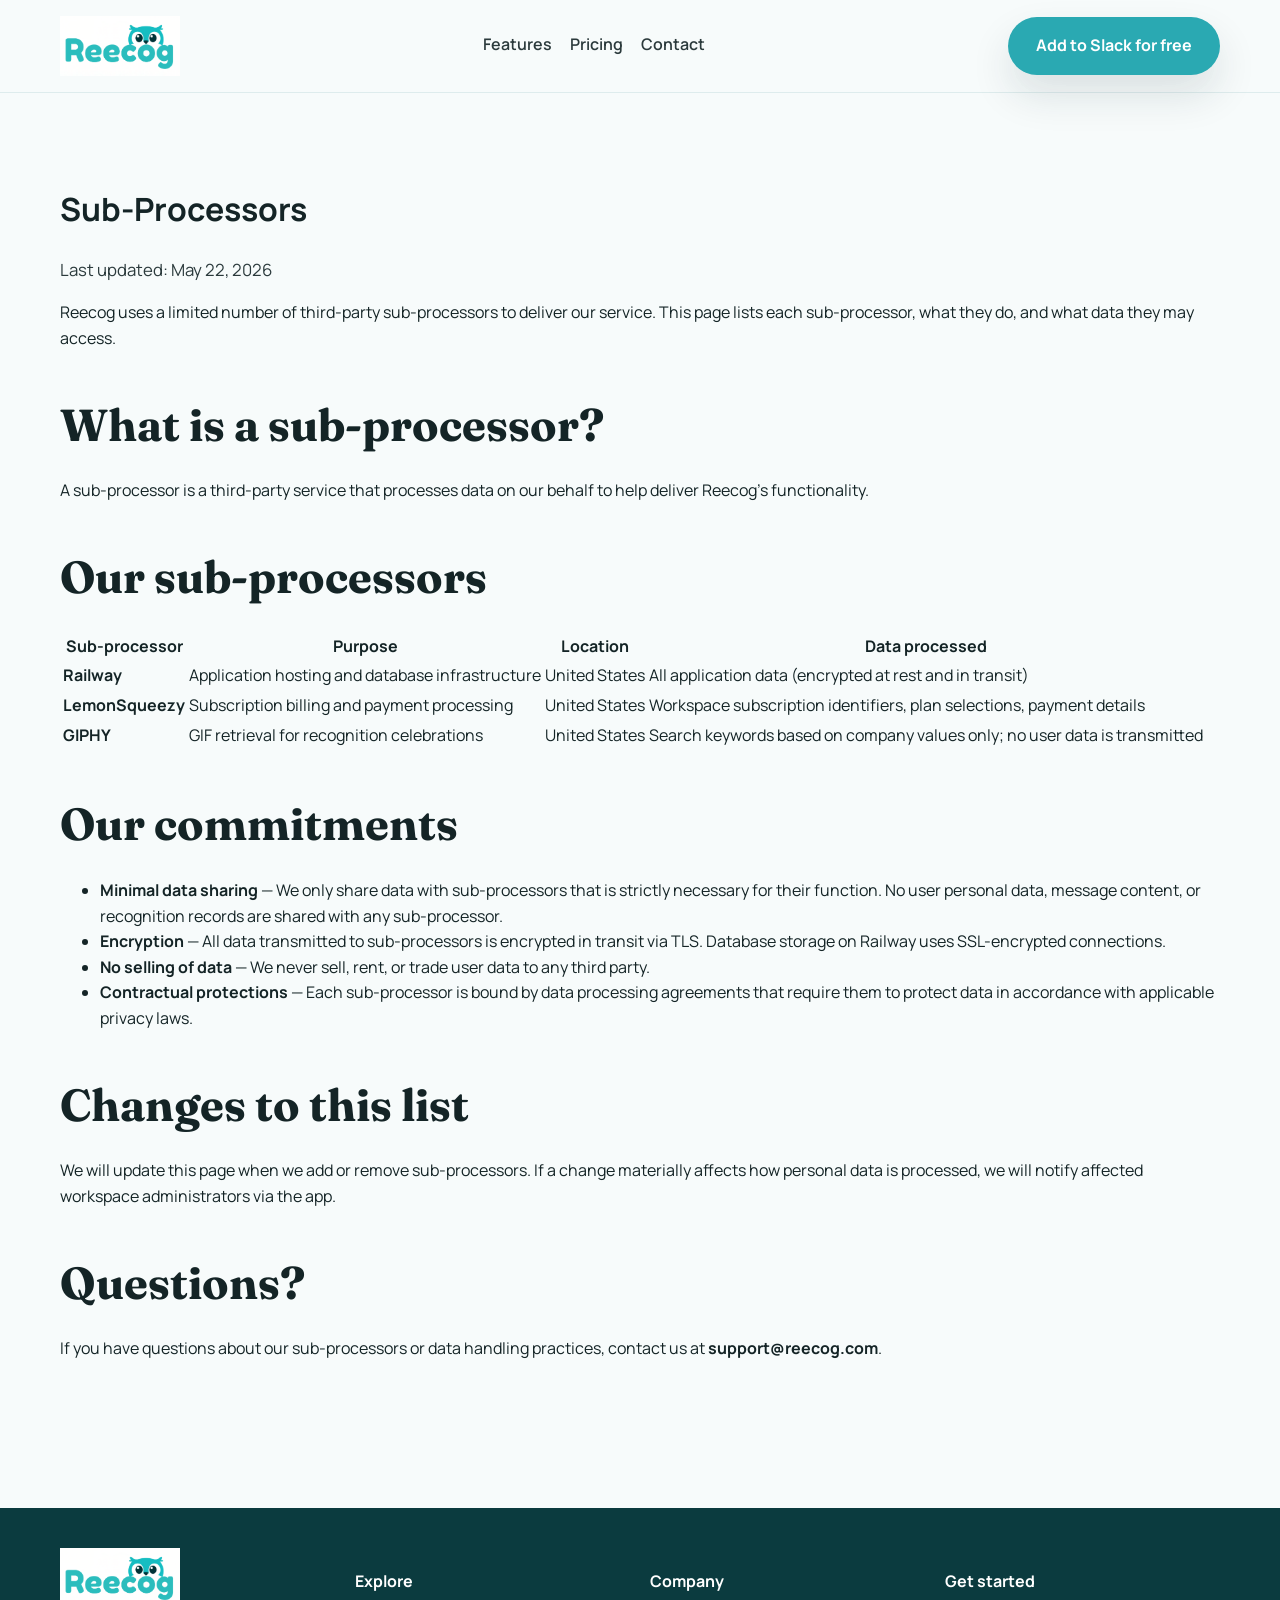
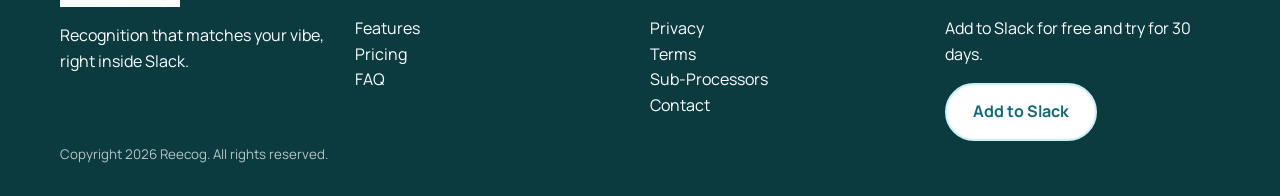
<file: sub-processors.html>
<!DOCTYPE html>
<html lang="en">
  <head>
    <meta charset="UTF-8" />
    <meta name="viewport" content="width=device-width, initial-scale=1" />
    <title>Sub-Processors | Reecog</title>
    <meta
      name="description"
      content="Reecog sub-processors list — third-party services that process data on our behalf."
    />
    <link rel="icon" href="logo/reecog_plain_bg.png" />
    <link rel="stylesheet" href="css/styles.css" />
    <link
      href="https://fonts.googleapis.com/css2?family=Fraunces:wght@600;700&family=Manrope:wght@400;600;700;800&display=swap"
      rel="stylesheet"
    />
  </head>
  <body>
    <a class="skip-link" href="#main">Skip to content</a>
    <header class="site-header">
      <div class="container header-inner">
        <a class="logo" href="index.html">
          <img src="logo/reecog_plain_bg.png" alt="Reecog" />
        </a>
        <nav class="nav" aria-label="Primary">
          <a href="index.html#features">Features</a>
          <a href="index.html#pricing">Pricing</a>
          <a href="contact.html">Contact</a>
        </nav>
        <a class="btn btn-primary" href="https://app.reecog.com/slack/install">Add to Slack for free</a>
      </div>
    </header>

    <main id="main" class="section">
      <div class="container">
        <h1>Sub-Processors</h1>
        <p class="lead">Last updated: May 22, 2026</p>

        <p>
          Reecog uses a limited number of third-party sub-processors to deliver
          our service. This page lists each sub-processor, what they do, and what
          data they may access.
        </p>

        <h2>What is a sub-processor?</h2>
        <p>
          A sub-processor is a third-party service that processes data on our
          behalf to help deliver Reecog's functionality.
        </p>

        <h2>Our sub-processors</h2>
        <table>
          <thead>
            <tr>
              <th>Sub-processor</th>
              <th>Purpose</th>
              <th>Location</th>
              <th>Data processed</th>
            </tr>
          </thead>
          <tbody>
            <tr>
              <td><strong>Railway</strong></td>
              <td>Application hosting and database infrastructure</td>
              <td>United States</td>
              <td>All application data (encrypted at rest and in transit)</td>
            </tr>
            <tr>
              <td><strong>LemonSqueezy</strong></td>
              <td>Subscription billing and payment processing</td>
              <td>United States</td>
              <td>Workspace subscription identifiers, plan selections, payment details</td>
            </tr>
            <tr>
              <td><strong>GIPHY</strong></td>
              <td>GIF retrieval for recognition celebrations</td>
              <td>United States</td>
              <td>Search keywords based on company values only; no user data is transmitted</td>
            </tr>
          </tbody>
        </table>

        <h2>Our commitments</h2>
        <ul>
          <li><strong>Minimal data sharing</strong> — We only share data with sub-processors that is strictly necessary for their function. No user personal data, message content, or recognition records are shared with any sub-processor.</li>
          <li><strong>Encryption</strong> — All data transmitted to sub-processors is encrypted in transit via TLS. Database storage on Railway uses SSL-encrypted connections.</li>
          <li><strong>No selling of data</strong> — We never sell, rent, or trade user data to any third party.</li>
          <li><strong>Contractual protections</strong> — Each sub-processor is bound by data processing agreements that require them to protect data in accordance with applicable privacy laws.</li>
        </ul>

        <h2>Changes to this list</h2>
        <p>
          We will update this page when we add or remove sub-processors. If a
          change materially affects how personal data is processed, we will notify
          affected workspace administrators via the app.
        </p>

        <h2>Questions?</h2>
        <p>
          If you have questions about our sub-processors or data handling
          practices, contact us at <strong>support@reecog.com</strong>.
        </p>
      </div>
    </main>

    <footer class="footer">
      <div class="container footer-grid">
        <div>
          <img src="logo/reecog_plain_bg.png" alt="Reecog" width="120" />
          <p>Recognition that matches your vibe, right inside Slack.</p>
        </div>
        <div>
          <h4>Explore</h4>
          <a href="index.html#features">Features</a><br />
          <a href="index.html#pricing">Pricing</a><br />
          <a href="faq.html">FAQ</a>
        </div>
        <div>
          <h4>Company</h4>
          <a href="privacy.html">Privacy</a><br />
          <a href="terms.html">Terms</a><br />
          <a href="sub-processors.html">Sub-Processors</a><br />
          <a href="contact.html">Contact</a>
        </div>
        <div>
          <h4>Get started</h4>
          <p>Add to Slack for free and try for 30 days.</p>
          <a class="btn btn-secondary" href="https://app.reecog.com/slack/install">Add to Slack</a>
        </div>
      </div>
      <div class="container">
        <small>Copyright 2026 Reecog. All rights reserved.</small>
      </div>
    </footer>
  </body>
</html>
</file>
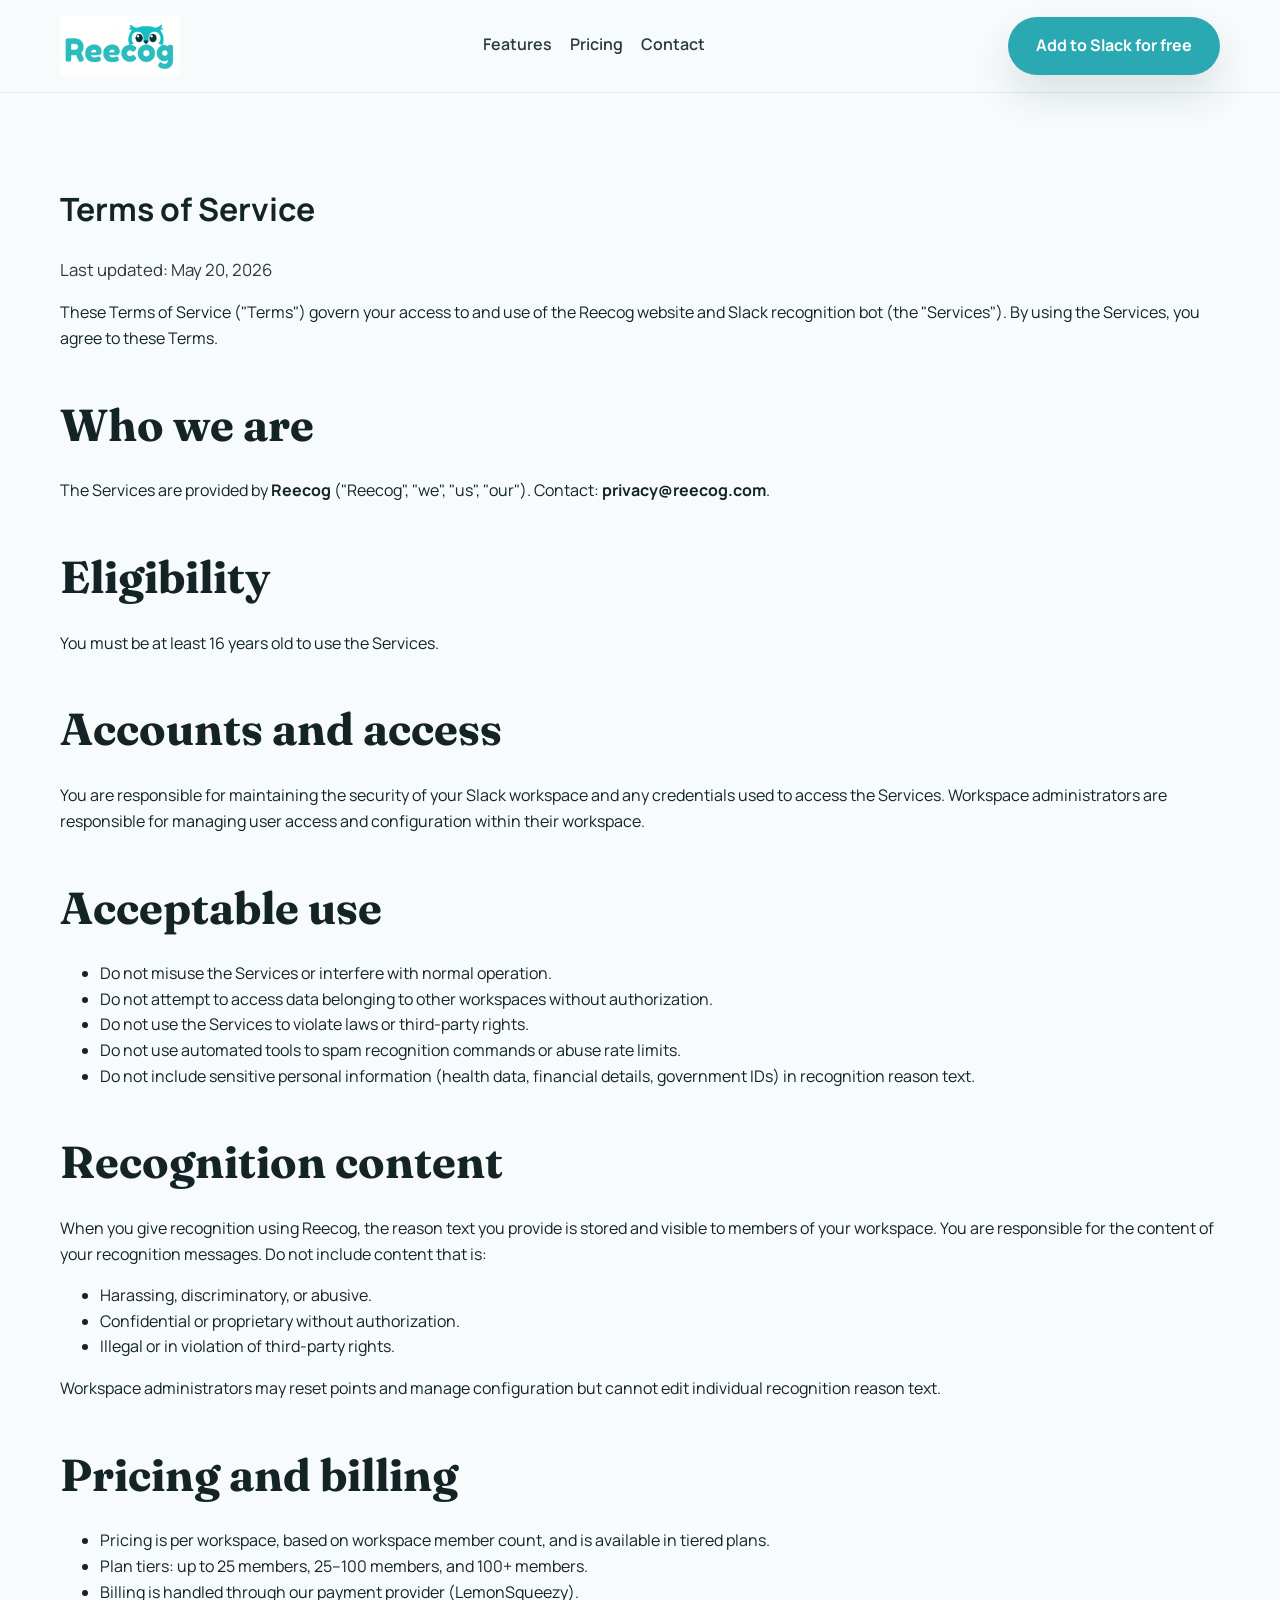
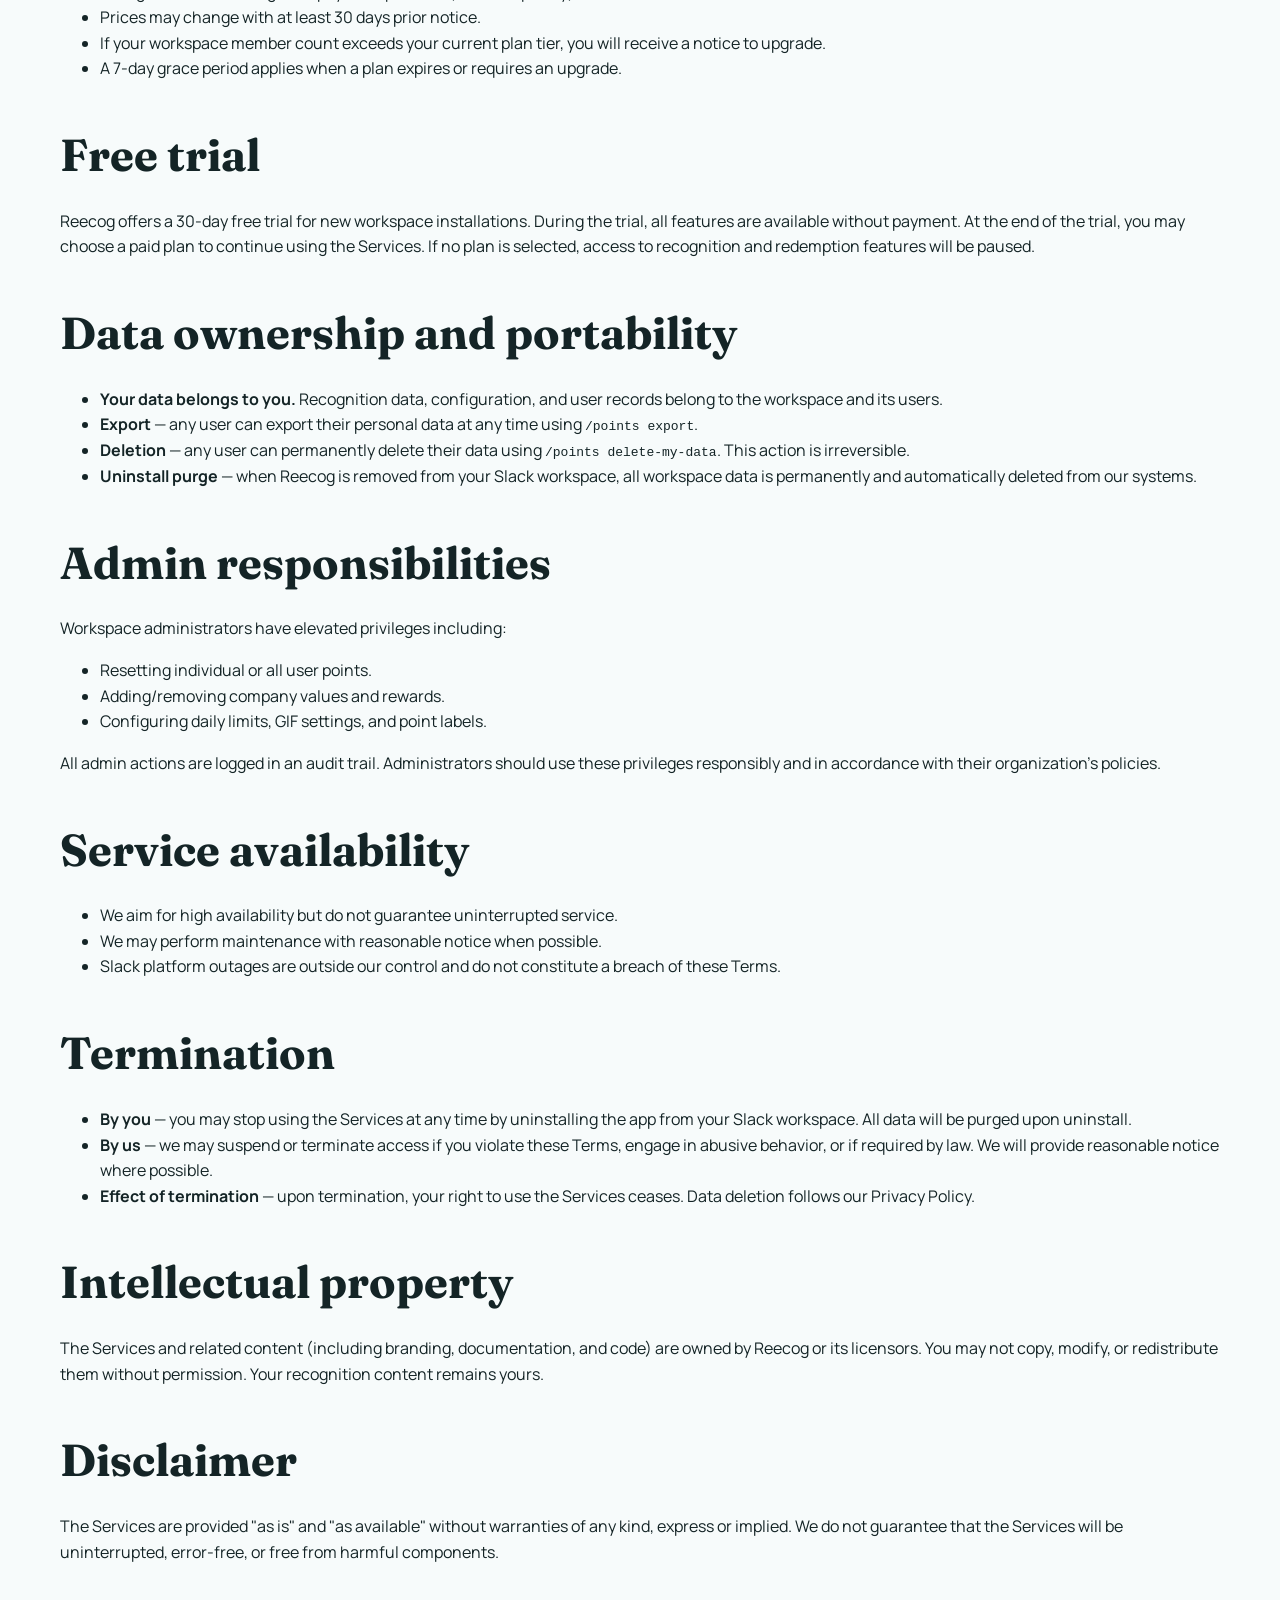
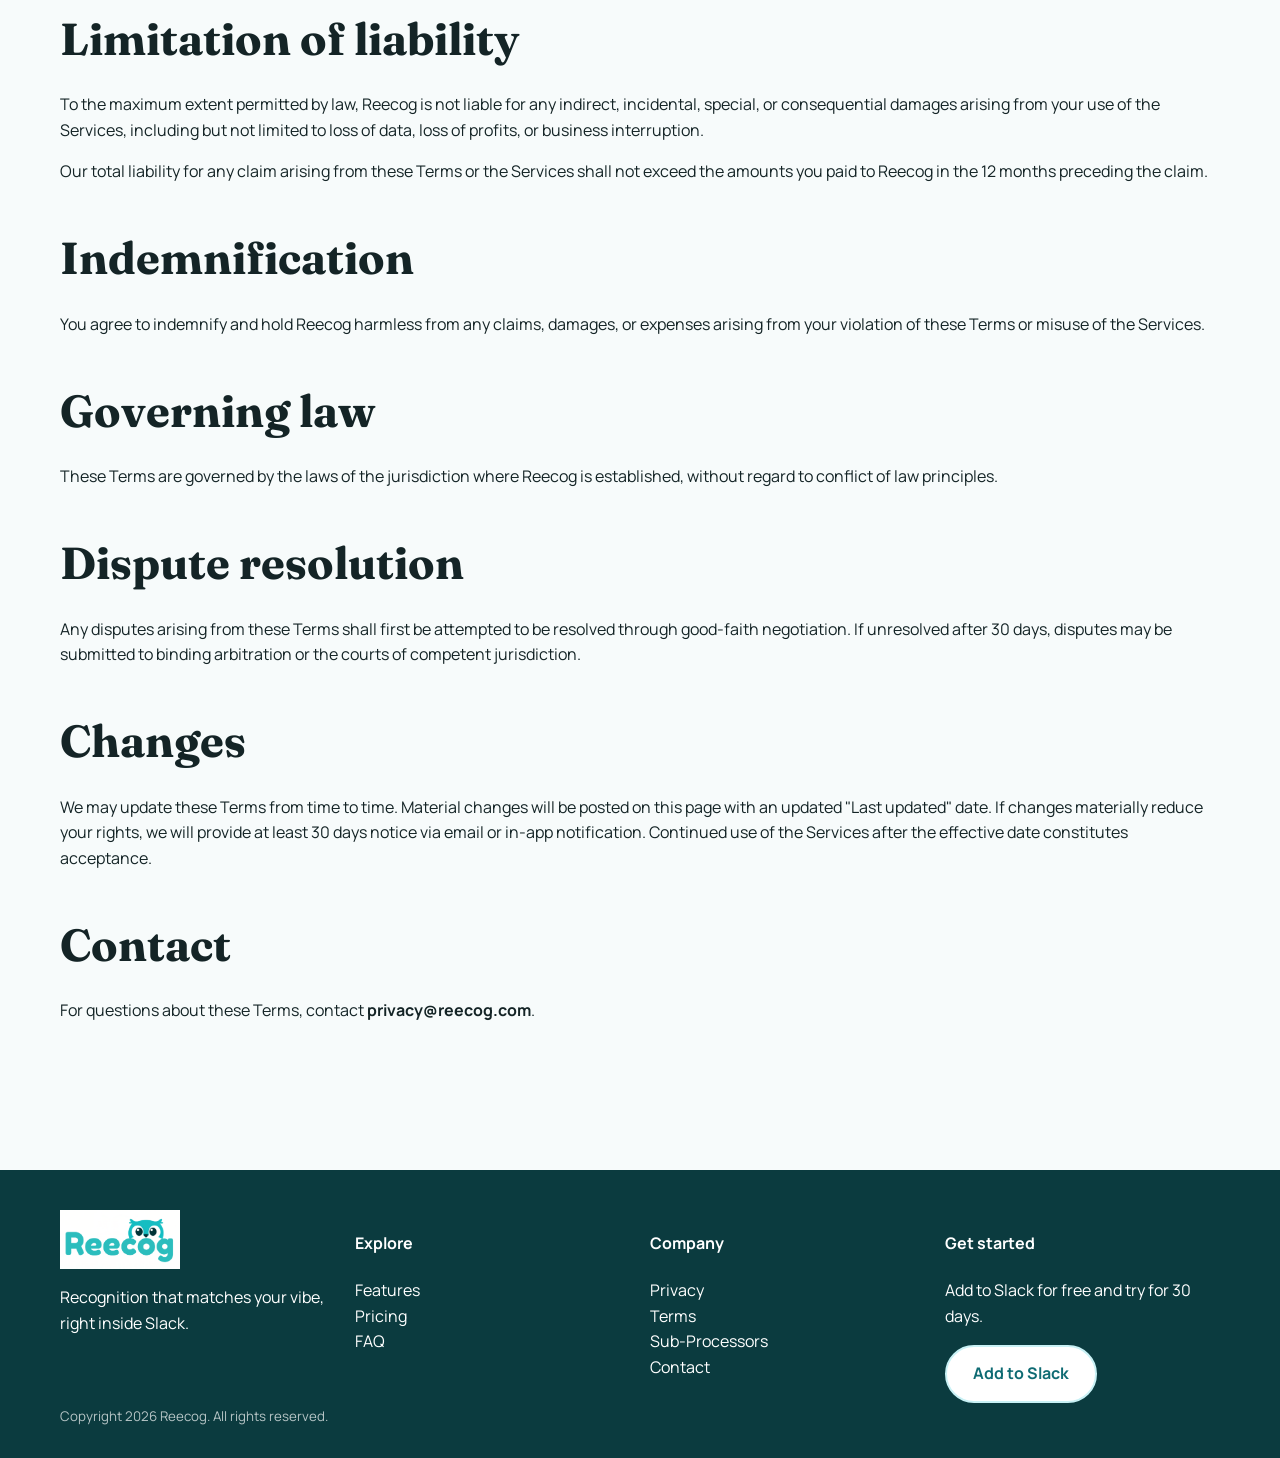
<file: terms.html>
<!DOCTYPE html>
<html lang="en">
  <head>
    <meta charset="UTF-8" />
    <meta name="viewport" content="width=device-width, initial-scale=1" />
    <title>Terms of Service | Reecog</title>
    <meta
      name="description"
      content="Reecog terms of service for the Slack recognition bot and website."
    />
    <link rel="icon" href="logo/reecog_plain_bg.png" />
    <link rel="stylesheet" href="css/styles.css" />
    <link
      href="https://fonts.googleapis.com/css2?family=Fraunces:wght@600;700&family=Manrope:wght@400;600;700;800&display=swap"
      rel="stylesheet"
    />
  </head>
  <body>
    <a class="skip-link" href="#main">Skip to content</a>
    <header class="site-header">
      <div class="container header-inner">
        <a class="logo" href="index.html">
          <img src="logo/reecog_plain_bg.png" alt="Reecog" />
        </a>
        <nav class="nav" aria-label="Primary">
          <a href="index.html#features">Features</a>
          <a href="index.html#pricing">Pricing</a>
          <a href="contact.html">Contact</a>
        </nav>
        <a class="btn btn-primary" href="https://app.reecog.com/slack/install">Add to Slack for free</a>
      </div>
    </header>

    <main id="main" class="section">
      <div class="container">
        <h1>Terms of Service</h1>
        <p class="lead">Last updated: May 20, 2026</p>

        <p>
          These Terms of Service ("Terms") govern your access to and use of the
          Reecog website and Slack recognition bot (the "Services"). By using the
          Services, you agree to these Terms.
        </p>

        <h2>Who we are</h2>
        <p>
          The Services are provided by <strong>Reecog</strong>
          ("Reecog", "we", "us", "our"). Contact:
          <strong>privacy@reecog.com</strong>.
        </p>

        <h2>Eligibility</h2>
        <p>You must be at least 16 years old to use the Services.</p>

        <h2>Accounts and access</h2>
        <p>
          You are responsible for maintaining the security of your Slack workspace
          and any credentials used to access the Services. Workspace administrators
          are responsible for managing user access and configuration within their
          workspace.
        </p>

        <h2>Acceptable use</h2>
        <ul>
          <li>Do not misuse the Services or interfere with normal operation.</li>
          <li>Do not attempt to access data belonging to other workspaces without authorization.</li>
          <li>Do not use the Services to violate laws or third-party rights.</li>
          <li>Do not use automated tools to spam recognition commands or abuse rate limits.</li>
          <li>Do not include sensitive personal information (health data, financial details, government IDs) in recognition reason text.</li>
        </ul>

        <h2>Recognition content</h2>
        <p>
          When you give recognition using Reecog, the reason text you provide is
          stored and visible to members of your workspace. You are responsible for
          the content of your recognition messages. Do not include content that is:
        </p>
        <ul>
          <li>Harassing, discriminatory, or abusive.</li>
          <li>Confidential or proprietary without authorization.</li>
          <li>Illegal or in violation of third-party rights.</li>
        </ul>
        <p>
          Workspace administrators may reset points and manage configuration but
          cannot edit individual recognition reason text.
        </p>

        <h2>Pricing and billing</h2>
        <ul>
          <li>Pricing is per workspace, based on workspace member count, and is available in tiered plans.</li>
          <li>Plan tiers: up to 25 members, 25–100 members, and 100+ members.</li>
          <li>Billing is handled through our payment provider (LemonSqueezy).</li>
          <li>Prices may change with at least 30 days prior notice.</li>
          <li>If your workspace member count exceeds your current plan tier, you will receive a notice to upgrade.</li>
          <li>A 7-day grace period applies when a plan expires or requires an upgrade.</li>
        </ul>

        <h2>Free trial</h2>
        <p>
          Reecog offers a 30-day free trial for new workspace installations. During
          the trial, all features are available without payment. At the end of the
          trial, you may choose a paid plan to continue using the Services. If no
          plan is selected, access to recognition and redemption features will be
          paused.
        </p>

        <h2>Data ownership and portability</h2>
        <ul>
          <li><strong>Your data belongs to you.</strong> Recognition data, configuration, and user records belong to the workspace and its users.</li>
          <li><strong>Export</strong> — any user can export their personal data at any time using <code>/points export</code>.</li>
          <li><strong>Deletion</strong> — any user can permanently delete their data using <code>/points delete-my-data</code>. This action is irreversible.</li>
          <li><strong>Uninstall purge</strong> — when Reecog is removed from your Slack workspace, all workspace data is permanently and automatically deleted from our systems.</li>
        </ul>

        <h2>Admin responsibilities</h2>
        <p>Workspace administrators have elevated privileges including:</p>
        <ul>
          <li>Resetting individual or all user points.</li>
          <li>Adding/removing company values and rewards.</li>
          <li>Configuring daily limits, GIF settings, and point labels.</li>
        </ul>
        <p>
          All admin actions are logged in an audit trail. Administrators should use
          these privileges responsibly and in accordance with their organization's
          policies.
        </p>

        <h2>Service availability</h2>
        <ul>
          <li>We aim for high availability but do not guarantee uninterrupted service.</li>
          <li>We may perform maintenance with reasonable notice when possible.</li>
          <li>Slack platform outages are outside our control and do not constitute a breach of these Terms.</li>
        </ul>

        <h2>Termination</h2>
        <ul>
          <li><strong>By you</strong> — you may stop using the Services at any time by uninstalling the app from your Slack workspace. All data will be purged upon uninstall.</li>
          <li><strong>By us</strong> — we may suspend or terminate access if you violate these Terms, engage in abusive behavior, or if required by law. We will provide reasonable notice where possible.</li>
          <li><strong>Effect of termination</strong> — upon termination, your right to use the Services ceases. Data deletion follows our Privacy Policy.</li>
        </ul>

        <h2>Intellectual property</h2>
        <p>
          The Services and related content (including branding, documentation, and
          code) are owned by Reecog or its licensors. You may not copy, modify, or
          redistribute them without permission. Your recognition content remains
          yours.
        </p>

        <h2>Disclaimer</h2>
        <p>
          The Services are provided "as is" and "as available" without warranties
          of any kind, express or implied. We do not guarantee that the Services
          will be uninterrupted, error-free, or free from harmful components.
        </p>

        <h2>Limitation of liability</h2>
        <p>
          To the maximum extent permitted by law, Reecog is not liable for any
          indirect, incidental, special, or consequential damages arising from your
          use of the Services, including but not limited to loss of data, loss of
          profits, or business interruption.
        </p>
        <p>
          Our total liability for any claim arising from these Terms or the Services
          shall not exceed the amounts you paid to Reecog in the 12 months
          preceding the claim.
        </p>

        <h2>Indemnification</h2>
        <p>
          You agree to indemnify and hold Reecog harmless from any claims, damages,
          or expenses arising from your violation of these Terms or misuse of the
          Services.
        </p>

        <h2>Governing law</h2>
        <p>
          These Terms are governed by the laws of the jurisdiction where Reecog is
          established, without regard to conflict of law principles.
        </p>

        <h2>Dispute resolution</h2>
        <p>
          Any disputes arising from these Terms shall first be attempted to be
          resolved through good-faith negotiation. If unresolved after 30 days,
          disputes may be submitted to binding arbitration or the courts of
          competent jurisdiction.
        </p>

        <h2>Changes</h2>
        <p>
          We may update these Terms from time to time. Material changes will be
          posted on this page with an updated "Last updated" date. If changes
          materially reduce your rights, we will provide at least 30 days notice
          via email or in-app notification. Continued use of the Services after the
          effective date constitutes acceptance.
        </p>

        <h2>Contact</h2>
        <p>
          For questions about these Terms, contact
          <strong>privacy@reecog.com</strong>.
        </p>
      </div>
    </main>

    <footer class="footer">
      <div class="container footer-grid">
        <div>
          <img src="logo/reecog_plain_bg.png" alt="Reecog" width="120" />
          <p>Recognition that matches your vibe, right inside Slack.</p>
        </div>
        <div>
          <h4>Explore</h4>
          <a href="index.html#features">Features</a><br />
          <a href="index.html#pricing">Pricing</a><br />
          <a href="faq.html">FAQ</a>
        </div>
        <div>
          <h4>Company</h4>
          <a href="privacy.html">Privacy</a><br />
          <a href="terms.html">Terms</a><br />
          <a href="sub-processors.html">Sub-Processors</a><br />
          <a href="contact.html">Contact</a>
        </div>
        <div>
          <h4>Get started</h4>
          <p>Add to Slack for free and try for 30 days.</p>
          <a class="btn btn-secondary" href="https://app.reecog.com/slack/install">Add to Slack</a>
        </div>
      </div>
      <div class="container">
        <small>Copyright 2026 Reecog. All rights reserved.</small>
      </div>
    </footer>
  </body>
</html>
</file>
<file: css/styles.css>
:root {
  --teal-900: #0b3b3f;
  --teal-700: #0f6b73;
  --teal-500: #2aa9b2;
  --teal-400: #5fc4d8;
  --teal-200: #c9f1f5;
  --ink-900: #142426;
  --ink-700: #2b3a3c;
  --ink-500: #4a5b5e;
  --cream-100: #f7fbfb;
  --sun-300: #ffd57a;
  --rose-300: #ffb3a7;
  --shadow-soft: 0 20px 40px rgba(16, 45, 50, 0.12);
  --shadow-card: 0 14px 30px rgba(16, 45, 50, 0.1);
  --radius-lg: 28px;
  --radius-md: 18px;
  --radius-sm: 12px;
  --max-width: 1160px;
}

* {
  box-sizing: border-box;
}

html {
  scroll-behavior: smooth;
}

body {
  margin: 0;
  font-family: "Manrope", "Segoe UI", sans-serif;
  color: var(--ink-900);
  background: var(--cream-100);
  line-height: 1.6;
}

img {
  max-width: 100%;
  display: block;
}

.sr-only {
  position: absolute;
  width: 1px;
  height: 1px;
  padding: 0;
  margin: -1px;
  overflow: hidden;
  clip: rect(0, 0, 0, 0);
  white-space: nowrap;
  border: 0;
}

a {
  color: inherit;
  text-decoration: none;
}

.container {
  width: min(100% - 32px, var(--max-width));
  margin: 0 auto;
}

.skip-link {
  position: absolute;
  left: -999px;
  top: 16px;
  background: #ffffff;
  color: var(--ink-900);
  padding: 10px 16px;
  border-radius: 999px;
  z-index: 999;
}

.skip-link:focus {
  left: 16px;
}

.site-header {
  position: sticky;
  top: 0;
  z-index: 50;
  background: rgba(247, 251, 251, 0.86);
  backdrop-filter: blur(12px);
  border-bottom: 1px solid rgba(15, 107, 115, 0.1);
}

.header-inner {
  display: flex;
  align-items: center;
  justify-content: space-between;
  padding: 16px 0;
}

.logo {
  display: inline-flex;
  align-items: center;
  gap: 12px;
}

.logo img {
  width: 120px;
  height: auto;
}

.nav {
  display: flex;
  align-items: center;
  gap: 18px;
  font-weight: 600;
  color: var(--ink-700);
}

.nav a {
  padding: 8px 0;
  border-bottom: 2px solid transparent;
}

.nav a:hover {
  border-color: var(--teal-500);
}

.btn {
  display: inline-flex;
  align-items: center;
  justify-content: center;
  gap: 10px;
  padding: 14px 26px;
  border-radius: 999px;
  font-weight: 700;
  border: 2px solid transparent;
  transition: transform 0.2s ease, box-shadow 0.2s ease;
}

.btn-primary {
  background: var(--teal-500);
  color: #ffffff;
  box-shadow: var(--shadow-soft);
}

.btn-primary:hover {
  transform: translateY(-2px);
  box-shadow: 0 16px 30px rgba(42, 169, 178, 0.35);
}

.btn-secondary {
  background: #ffffff;
  color: var(--teal-700) !important;
  border-color: var(--teal-200);
}

.hero {
  position: relative;
  overflow: hidden;
  padding: 50px 0 60px;
}

.hero::before {
  content: "";
  position: absolute;
  inset: 0;
  background: radial-gradient(circle at top left, rgba(95, 196, 216, 0.45), transparent 55%),
    radial-gradient(circle at top right, var(--ink-900), transparent 50%),
    linear-gradient(135deg, rgba(201, 241, 245, 0.6), rgba(247, 251, 251, 0));
  z-index: -2;
}

.hero::after {
  content: "";
  position: absolute;
  right: -80px;
  top: 20px;
  width: 320px;
  height: 320px;
  background: url("../logo/reecog_filled_bg.png") center/contain no-repeat;
  opacity: 0.03;
  z-index: -1;
}

.hero-grid {
  display: grid;
  grid-template-columns: repeat(auto-fit, minmax(280px, 1fr));
  gap: 40px;
  align-items: center;
}

.hero h1 {
  font-family: "Fraunces", "Georgia", serif;
  font-size: clamp(2.6rem, 5vw, 4.2rem);
  line-height: 1.05;
  margin-bottom: 18px;
}

.hero p {
  font-size: 1.1rem;
  color: var(--ink-700);
}

.hero-actions {
  display: flex;
  flex-wrap: wrap;
  gap: 16px;
  margin: 24px 0 18px;
}

.hero-meta {
  display: flex;
  flex-wrap: wrap;
  gap: 16px;
  font-weight: 600;
  color: var(--ink-500);
}

.hero-card {
  background: #ffffff;
  border-radius: var(--radius-md);
  padding: 18px 8px;
  display: grid;
  gap: 18px;
}

.badge {
  display: inline-flex;
  align-items: center;
  gap: 8px;
  background: var(--teal-200);
  color: var(--teal-900);
  font-weight: 700;
  padding: 8px 14px;
  border-radius: 999px;
  font-size: 0.9rem;
}

.section {
  padding: 70px 0;
}

.section h2 {
  font-family: "Fraunces", "Georgia", serif;
  font-size: clamp(2rem, 3.5vw, 2.8rem);
  margin-bottom: 18px;
}

.section p.lead {
  max-width: 720px;
  color: var(--ink-700);
  font-size: 1.05rem;
}

.card-grid {
  display: grid;
  grid-template-columns: repeat(auto-fit, minmax(230px, 1fr));
  gap: 22px;
  margin-top: 30px;
}

.card {
  background: #ffffff;
  border-radius: var(--radius-md);
  padding: 22px;
  box-shadow: var(--shadow-card);
}

.card h3 {
  margin: 0 0 10px;
}

.features {
  display: grid;
  gap: 26px;
  margin-top: 30px;
}

.feature {
  display: grid;
  grid-template-columns: repeat(auto-fit, minmax(260px, 1fr));
  gap: 24px;
  align-items: center;
  background: #ffffff;
  border-radius: var(--radius-lg);
  padding: 26px;
  box-shadow: var(--shadow-card);
}

.feature-media {
  position: relative;
  border-radius: var(--radius-md);
  overflow: visible;
  background: #ffffff;
  cursor: zoom-in;
}

.feature-media:focus {
  outline: 3px solid var(--teal-400);
  outline-offset: 4px;
}

.feature-zoom {
  display: block;
  width: 100%;
  height: auto;
  border-radius: var(--radius-md);
}

.lens {
  position: absolute;
  width: 140px;
  height: 140px;
  border-radius: 50%;
  border: 2px solid rgba(255, 255, 255, 0.9);
  box-shadow: 0 14px 30px rgba(11, 59, 63, 0.25);
  background-repeat: no-repeat;
  opacity: 0;
  transform: scale(0.9);
  transition: opacity 0.15s ease, transform 0.15s ease;
  pointer-events: none;
}

.feature-media.is-zoomed .lens {
  opacity: 1;
  transform: scale(1);
}

.steps {
  display: grid;
  grid-template-columns: repeat(auto-fit, minmax(210px, 1fr));
  gap: 18px;
  margin-top: 22px;
}

.step {
  background: #ffffff;
  border-radius: var(--radius-md);
  padding: 18px;
  border: 1px solid rgba(15, 107, 115, 0.1);
}

.pricing {
  display: grid;
  grid-template-columns: repeat(auto-fit, minmax(230px, 1fr));
  gap: 22px;
  margin-top: 30px;
}

.billing-toggle {
  display: flex;
  align-items: center;
  gap: 14px;
  margin: 18px 0 12px;
  font-weight: 600;
  color: var(--ink-700);
}

.billing-label {
  display: inline-flex;
  align-items: center;
  gap: 8px;
}

.pill {
  background: var(--sun-300);
  color: var(--ink-900);
  padding: 4px 10px;
  border-radius: 999px;
  font-size: 0.8rem;
}

.switch {
  position: relative;
  display: inline-block;
  width: 54px;
  height: 30px;
}

.switch input {
  opacity: 0;
  width: 0;
  height: 0;
}

.slider {
  position: absolute;
  cursor: pointer;
  inset: 0;
  background: var(--teal-200);
  border-radius: 999px;
  transition: background 0.2s ease;
}

.slider::before {
  content: "";
  position: absolute;
  height: 22px;
  width: 22px;
  left: 4px;
  top: 4px;
  background: #ffffff;
  border-radius: 50%;
  transition: transform 0.2s ease;
  box-shadow: 0 4px 10px rgba(20, 36, 38, 0.25);
}

.switch input:checked + .slider {
  background: var(--teal-500);
}

.switch input:checked + .slider::before {
  transform: translateX(24px);
}

.price-card {
  background: #ffffff;
  border-radius: var(--radius-lg);
  padding: 26px;
  border: 2px solid transparent;
  box-shadow: var(--shadow-card);
}

.price-card.highlight {
  border-color: var(--teal-400);
  transform: translateY(-6px);
}

.price {
  font-size: 2rem;
  font-weight: 800;
  color: var(--teal-700);
}

.billing-note {
  margin-top: 14px;
}

.faq {
  display: grid;
  gap: 16px;
  margin-top: 24px;
}

.faq details {
  background: #ffffff;
  border-radius: var(--radius-md);
  padding: 18px;
  box-shadow: var(--shadow-card);
}

.quick-answers {
  background: #ffffff;
  border-radius: var(--radius-lg);
  padding: 26px;
  box-shadow: var(--shadow-card);
  margin-top: 30px;
}

.footer {
  background: #0b3b3f;
  color: #ffffff;
  padding: 40px 0 30px;
  margin-top: 60px;
}

.footer a {
  color: #ffffff;
}

.footer-grid {
  display: grid;
  grid-template-columns: repeat(auto-fit, minmax(180px, 1fr));
  gap: 20px;
}

.footer small {
  color: rgba(255, 255, 255, 0.7);
}

.form {
  display: grid;
  gap: 16px;
  max-width: 640px;
}

.form-message {
  display: none;
  border-radius: var(--radius-sm);
  padding: 14px 16px;
  font-weight: 600;
  background: #ffffff;
  border: 1px solid rgba(20, 36, 38, 0.15);
}

.form-message.is-visible {
  display: block;
}

.form-message.is-success {
  background: var(--teal-200);
  color: var(--teal-900);
  border-color: rgba(15, 107, 115, 0.25);
}

.form-message.is-error {
  background: #ffe6e1;
  color: #7a1d14;
  border-color: rgba(122, 29, 20, 0.2);
}

.form label {
  font-weight: 600;
}

.form input,
.form select,
.form textarea {
  width: 100%;
  padding: 12px 14px;
  border-radius: 12px;
  border: 1px solid rgba(20, 36, 38, 0.2);
  font-family: inherit;
  font-size: 1rem;
}

.form textarea {
  min-height: 150px;
  resize: vertical;
}

.notice {
  background: var(--teal-200);
  color: var(--teal-900);
  padding: 14px 18px;
  border-radius: var(--radius-sm);
}

.fade-in {
  animation: fadeInUp 0.9s ease both;
}

@keyframes fadeInUp {
  from {
    opacity: 0;
    transform: translateY(14px);
  }
  to {
    opacity: 1;
    transform: translateY(0);
  }
}

@media (max-width: 840px) {
  .nav {
    display: none;
  }
  .hero {
    padding-top: 70px;
  }
}
</file>
